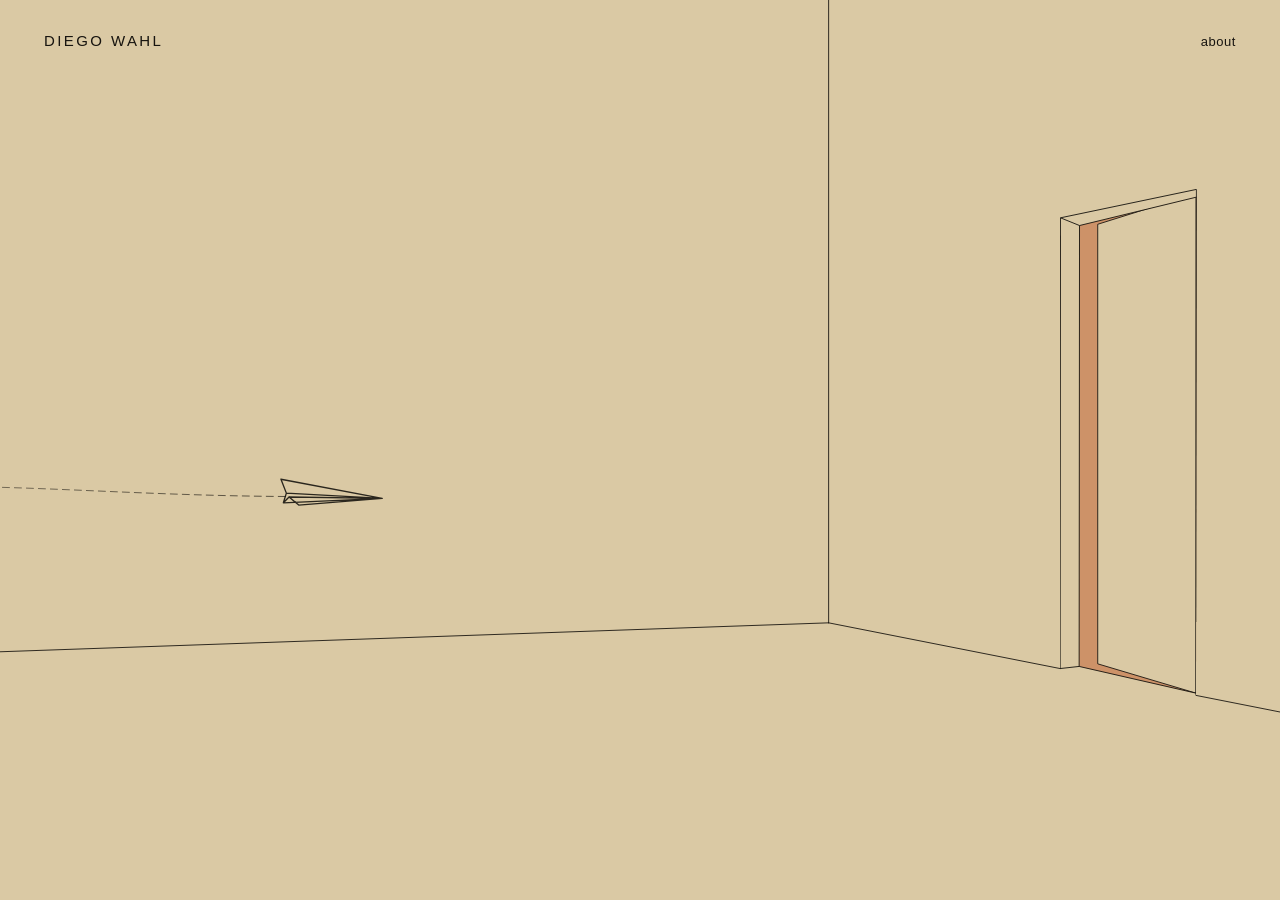
<file: index.html>
<!doctype html>
<html lang="en">
  <head>
    <meta charset="utf-8" />
    <meta name="viewport" content="width=device-width, initial-scale=1" />
    <meta name="theme-color" content="#dac9a4" />
    <title>Diego Wahl</title>
    <meta
      name="description"
      content="Diego Wahl — design portfolio."
    />
    <link rel="stylesheet" href="styles.css?v=5" />
  </head>
  <body>
    <main>
      <h1>Diego Wahl</h1>

      <header class="masthead">
        <span class="wordmark" aria-hidden="true">Diego Wahl</span>
        <a href="#about">about</a>
      </header>

      <div class="room" aria-hidden="true">
        <!--
          Drawn before the door art so the frame's ink stays on top of the
          opening it bounds. The panel swings behind the wall as it opens, so
          it is clipped to the opening rather than hidden by hand.
        -->
        <svg class="room__doorway">
          <defs>
            <clipPath id="doorway-clip"><path data-door="clip" /></clipPath>
          </defs>
          <path class="doorway__beyond" data-door="hole" />
          <path class="doorway__panel" data-door="panel" clip-path="url(#doorway-clip)" />
        </svg>
        <img class="room__door" src="door.svg?v=5" alt="" />
        <svg class="room__seams" preserveAspectRatio="none">
          <path data-seam="wallCorner" />
          <path data-seam="leftFloor" />
          <path data-seam="floorToDoor" />
          <path data-seam="floorPastDoor" />
        </svg>
      </div>

      <svg class="room__door-hit">
        <a href="#about" aria-label="About Diego — open the door">
          <path data-door="hit" />
        </a>
      </svg>

      <!--
        Two layers. flight.js clears its whole canvas every frame, so the robot
        cannot share it. The robot is drawn first, which puts the plane in
        front of him - it is crossing the room, he is standing at the back of
        it.
      -->
      <canvas class="stage stage--robot" aria-hidden="true"></canvas>
      <canvas class="stage stage--plane" aria-hidden="true"></canvas>

      <!--
        The copy he holds up. Real DOM text, not canvas: about.js maps this box
        onto the drawn sheet's four projected corners every frame with a
        matrix3d homography, so it sits in the room's perspective while staying
        selectable, searchable and readable by a screen reader. Sized in px from
        JS to the sheet's true resting size, with everything inside in `em`.
      -->
      <div class="sheet">
        <div class="sheet__inner">
          <button class="sheet__close" type="button" aria-label="Close">&#215;</button>
          <div class="sheet__copy" tabindex="0" role="region" aria-label="About Diego">
          <p class="sheet__label">About</p>
          <p>Howdy, I&rsquo;m Diego, a senior software engineer working across the stack.</p>
          <p>I work across a pretty wide spread of apps and services, building
            features, connecting systems, and figuring out how changes fit into
            the code that&rsquo;s already there.</p>
          <p>These days, a lot of my work involves wrangling LLMs, about which I
            have some thoughts.</p>
          <p class="sheet__sign"><a href="mailto:diegowahl@gmail.com">diegowahl@gmail.com</a></p>
          </div>
        </div>
      </div>

      <button class="hurry" type="button">speed up</button>
    </main>

    <!-- First: it writes the colour custom properties the stylesheet and the
         canvas layers both read. -->
    <script type="module" src="palette.js?v=5"></script>
    <script type="module" src="room.js?v=5"></script>
    <script type="module" src="flight.js?v=5"></script>
    <script type="module" src="about.js?v=5"></script>
  </body>
</html>
</file>
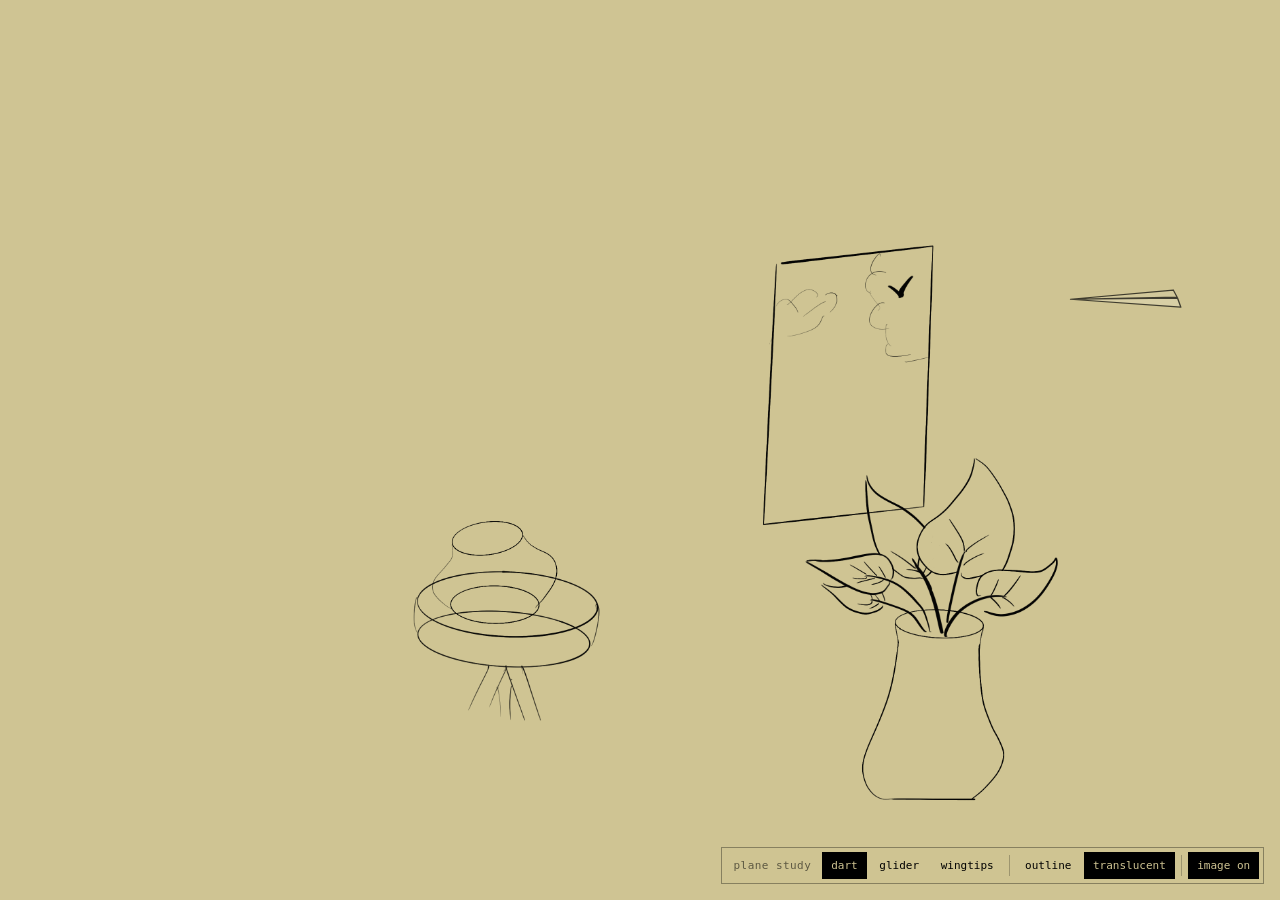
<file: experiments/paper-plane/index.html>
<!doctype html>
<html lang="en">
  <head>
    <meta charset="utf-8" />
    <meta name="viewport" content="width=device-width, initial-scale=1" />
    <meta name="theme-color" content="#cfc493" />
    <title>Paper airplane study</title>
    <link rel="stylesheet" href="styles.css?v=7" />
  </head>
  <body>
    <main>
      <h1>Paper airplane study</h1>
      <img class="scene scene--room" src="../../test.png" alt="" />
      <img
        class="scene scene--vase"
        src="../../vase-w-flower-1.png"
        alt=""
      />
      <canvas aria-hidden="true"></canvas>

      <nav aria-label="Paper airplane treatment">
        <span>plane study</span>
        <div role="group" aria-label="Plane shape">
          <button type="button" data-shape="dart">dart</button>
          <button type="button" data-shape="glider">glider</button>
          <button type="button" data-shape="wingtips">wingtips</button>
        </div>
        <i aria-hidden="true"></i>
        <div role="group" aria-label="Plane treatment">
          <button type="button" data-variant="outline">outline</button>
          <button type="button" data-variant="translucent">translucent</button>
        </div>
        <i aria-hidden="true"></i>
        <div role="group" aria-label="Background image">
          <button type="button" data-image-toggle>image on</button>
        </div>
      </nav>
    </main>

    <script type="module" src="plane.js?v=4"></script>
  </body>
</html>
</file>
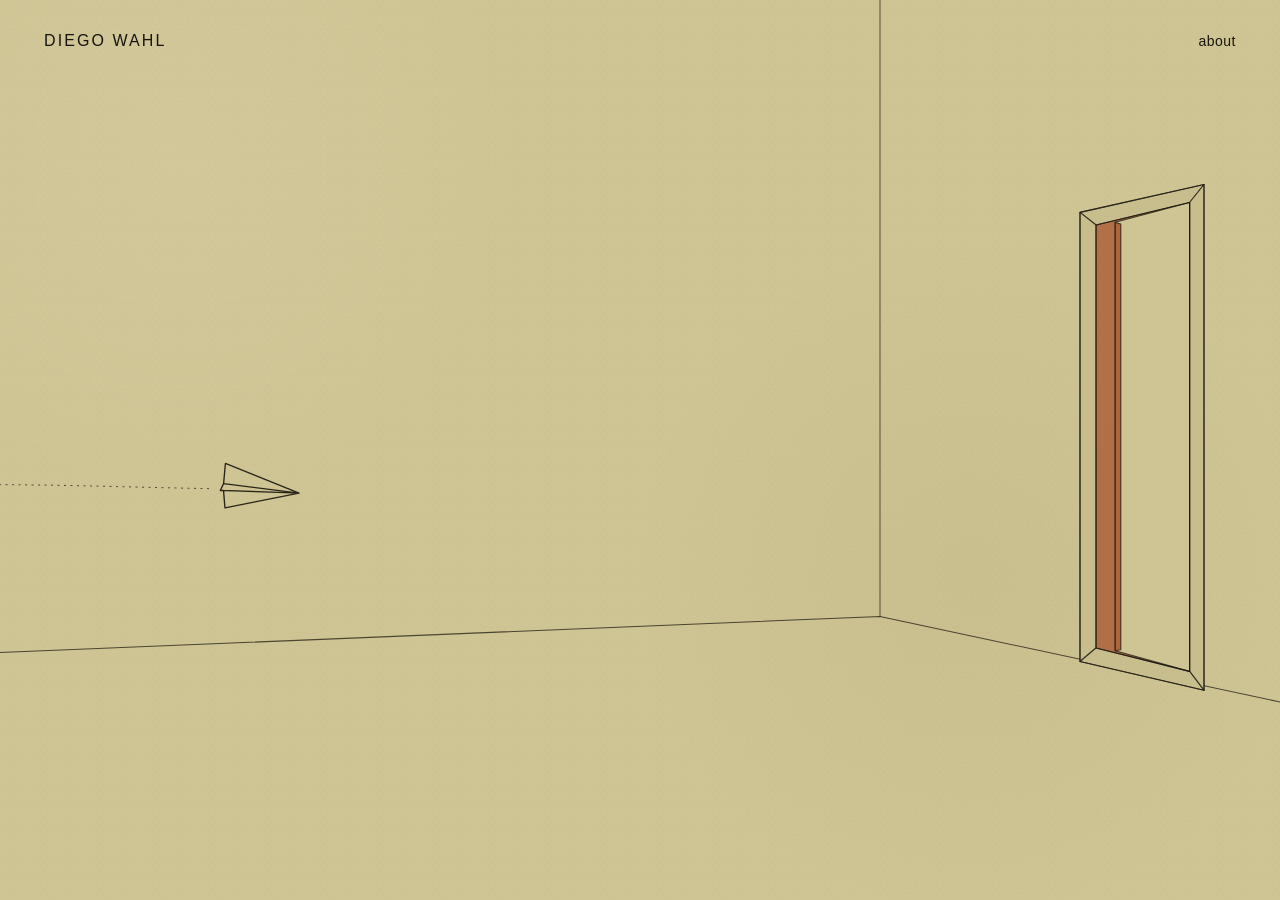
<file: experiments/room-flight/index.html>
<!doctype html>
<html lang="en">
  <head>
    <meta charset="utf-8" />
    <meta name="viewport" content="width=device-width, initial-scale=1" />
    <meta name="theme-color" content="#cfc493" />
    <title>Room flight study — Diego Wahl</title>
    <link rel="stylesheet" href="styles.css?v=3" />
  </head>
  <body>
    <main>
      <h1>Diego Wahl</h1>

      <header class="masthead">
        <span class="wordmark" aria-hidden="true">Diego Wahl</span>
        <a href="#about">about</a>
      </header>

      <div class="architecture" aria-hidden="true">
        <svg viewBox="0 0 1600 1000" preserveAspectRatio="none">
          <g class="room room--wide">
            <g class="room__seams">
              <path d="M1100 0 L1100 685" />
              <path d="M0 725 L1100 685 L1600 780" />
            </g>

            <g class="door">
              <path
                class="door__opening"
                d="M1370 250 L1487 225 L1487 746 L1370 720 Z"
              />

              <path
                class="door__frame-face"
                d="M1350 236 L1505 205 L1487 225 L1370 250 Z"
              />
              <path
                class="door__frame-face"
                d="M1350 236 L1370 250 L1370 720 L1350 735 Z"
              />
              <path
                class="door__frame-face"
                d="M1487 225 L1505 205 L1505 767 L1487 746 Z"
              />
              <path
                class="door__frame-face"
                d="M1350 735 L1370 720 L1487 746 L1505 767 Z"
              />

              <path
                class="door__leaf"
                d="M1394 247 L1487 225 L1487 746 L1394 723 Z"
              />
              <path
                class="door__edge"
                d="M1394 247 L1401 249 L1401 722 L1394 723 Z"
              />

              <path
                class="door__outline"
                d="M1350 236 L1505 205 L1505 767 L1350 735 Z"
              />
              <path
                class="door__outline"
                d="M1370 250 L1487 225 L1487 746 L1370 720 Z"
              />
            </g>
          </g>

          <g class="room room--compact">
            <g class="room__seams">
              <path d="M980 0 L980 680" />
              <path d="M0 725 L980 680 L1600 780" />
            </g>

            <g class="door">
              <path
                class="door__opening"
                d="M1215 245 L1460 226 L1460 742 L1215 709 Z"
              />

              <path
                class="door__frame-face"
                d="M1170 220 L1500 205 L1460 226 L1215 245 Z"
              />
              <path
                class="door__frame-face"
                d="M1170 220 L1215 245 L1215 709 L1170 730 Z"
              />
              <path
                class="door__frame-face"
                d="M1460 226 L1500 205 L1500 760 L1460 742 Z"
              />
              <path
                class="door__frame-face"
                d="M1170 730 L1215 709 L1460 742 L1500 760 Z"
              />

              <path
                class="door__leaf"
                d="M1270 243 L1460 226 L1460 742 L1270 711 Z"
              />
              <path
                class="door__edge"
                d="M1270 243 L1284 246 L1284 712 L1270 711 Z"
              />

              <path
                class="door__outline"
                d="M1170 220 L1500 205 L1500 760 L1170 730 Z"
              />
              <path
                class="door__outline"
                d="M1215 245 L1460 226 L1460 742 L1215 709 Z"
              />
            </g>
          </g>
        </svg>
      </div>

      <canvas aria-hidden="true"></canvas>
      <div id="about" class="about-target" aria-hidden="true"></div>
    </main>

    <script type="module" src="flight.js?v=2"></script>
  </body>
</html>
</file>
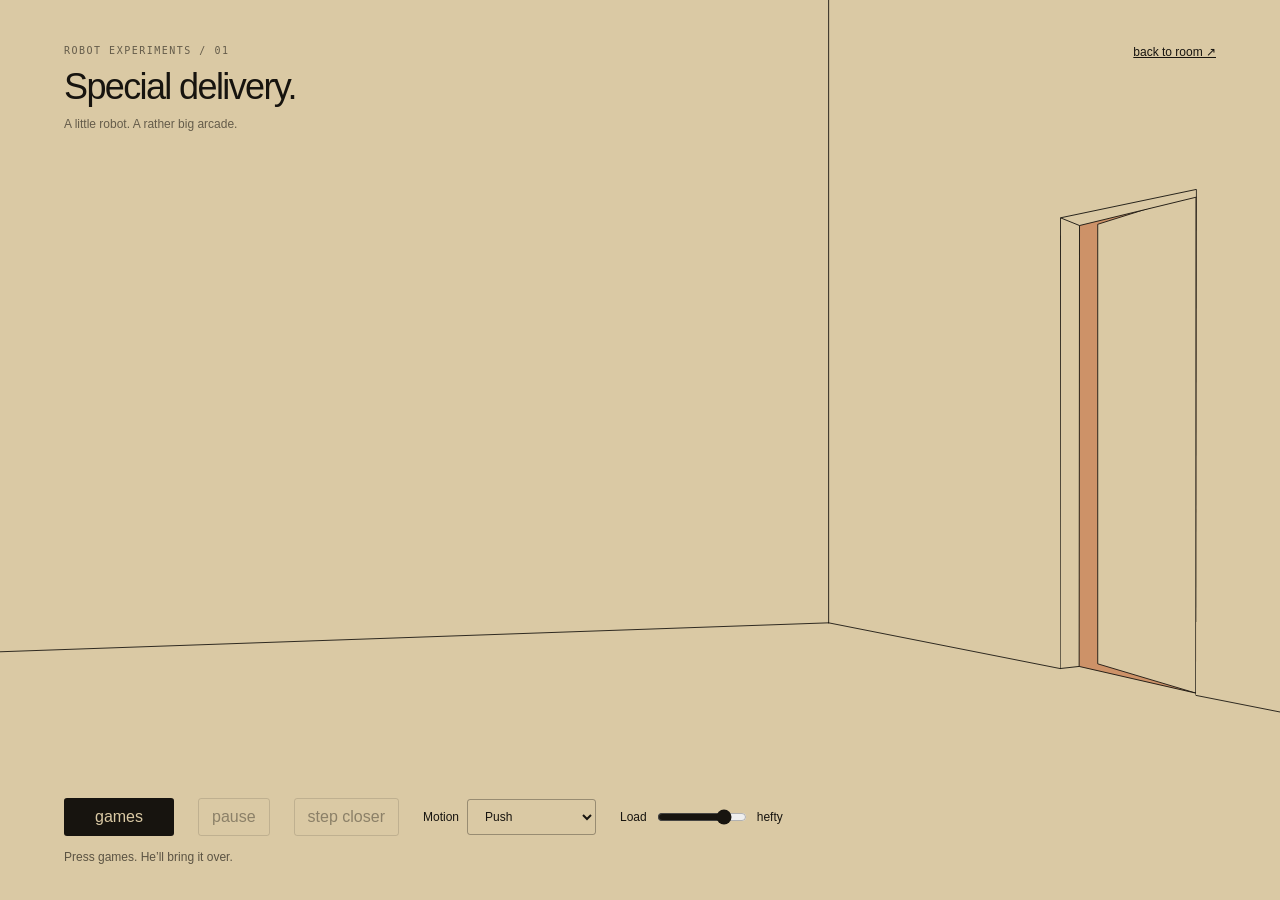
<file: experiments/tools/cart-study.html>
<!doctype html>
<html lang="en">
<head>
  <meta charset="utf-8">
  <meta name="viewport" content="width=device-width, initial-scale=1">
  <title>Special delivery · Robot study</title>
  <link rel="stylesheet" href="../../styles.css?v=2">
  <style>
    .study-head, .controls { position: fixed; z-index: 5; left: 5vw; right: 5vw; }
    .study-head { top: 5vh; display: flex; justify-content: space-between; align-items: start; }
    .study-head p { margin: 0 0 .6rem; }
    .eyebrow { font: 10px monospace; letter-spacing: .15em; text-transform: uppercase; opacity: .6; }
    .title { font-size: clamp(22px, 3vw, 36px); letter-spacing: -.045em; }
    .study-head a { color: inherit; font-size: 12px; }
    .controls { bottom: 4vh; display: flex; flex-wrap: wrap; align-items: center; gap: 14px 24px; }
    button, select { color: inherit; font: inherit; background: transparent; border: 1px solid #17140f55; border-radius: 3px; padding: 9px 13px; }
    button { cursor: pointer; }
    button:hover { background: #17140f0d; }
    button:focus-visible, select:focus-visible, input:focus-visible { outline: 2px solid var(--ink); outline-offset: 4px; }
    label { display: flex; align-items: center; gap: 8px; font-size: 12px; }
    input { width: 90px; accent-color: var(--ink); }
    #status { flex-basis: 100%; margin: 0; font-size: 12px; opacity: .65; }
    #deliver { background: var(--ink); color: var(--paper); min-width: 110px; }
    button:disabled { opacity: .4; cursor: default; }
    .room { transform-origin: 0 0; }
    [hidden] { display: none !important; }
    .viewing .study-head .title, .viewing .study-head .subtitle { visibility: hidden; }
    .viewing .controls { background: var(--paper); padding: 14px; border: 1px solid #17140f33; border-radius: 4px; }
    @media (max-width: 500px) { .controls { gap: 12px; } label { font-size: 11px; } select { padding: 8px; } }
  </style>
</head>
<body>
  <main>
    <h1>Robot cart experiment</h1>
    <div class="room" aria-hidden="true">
      <svg class="room__doorway"><defs><clipPath id="doorway-clip"><path data-door="clip" /></clipPath></defs><path class="doorway__beyond" data-door="hole" /><path class="doorway__panel" data-door="panel" clip-path="url(#doorway-clip)" /></svg>
      <img class="room__door" src="../../door.svg?v=2" alt="">
      <svg class="room__seams"><path data-seam="wallCorner" /><path data-seam="leftFloor" /><path data-seam="floorToDoor" /><path data-seam="floorPastDoor" /></svg>
    </div>
    <canvas class="stage stage--robot" aria-hidden="true"></canvas>
    <header class="study-head"><div><p class="eyebrow">Robot experiments / 01</p><p class="title">Special delivery.</p><p class="subtitle" style="font-size:12px;opacity:.6">A little robot. A rather big arcade.</p></div><a href="../../">back to room ↗</a></header>
    <div class="controls">
      <button id="deliver" type="button">games</button>
      <button id="pause" type="button" disabled>pause</button>
      <button id="approach" type="button" disabled aria-pressed="false">step closer</button>
      <label id="framing-control" hidden>Framing <input id="framing" type="range" min="0" max="1" step=".01" value=".85" aria-label="Camera framing: cabinet to screen"><output id="framing-name">bezel</output></label>
      <label>Motion <select id="mode"><option value="push">Push</option><option value="pull">Pull backwards</option></select></label>
      <label>Load <input id="load" type="range" min="0" max="1" step=".1" value=".8"><output id="weight">hefty</output></label>
      <p id="status" role="status">Press games. He’ll bring it over.</p>
    </div>
  </main>
  <script type="module" src="cart-study.js"></script>
</body>
</html>
</file>
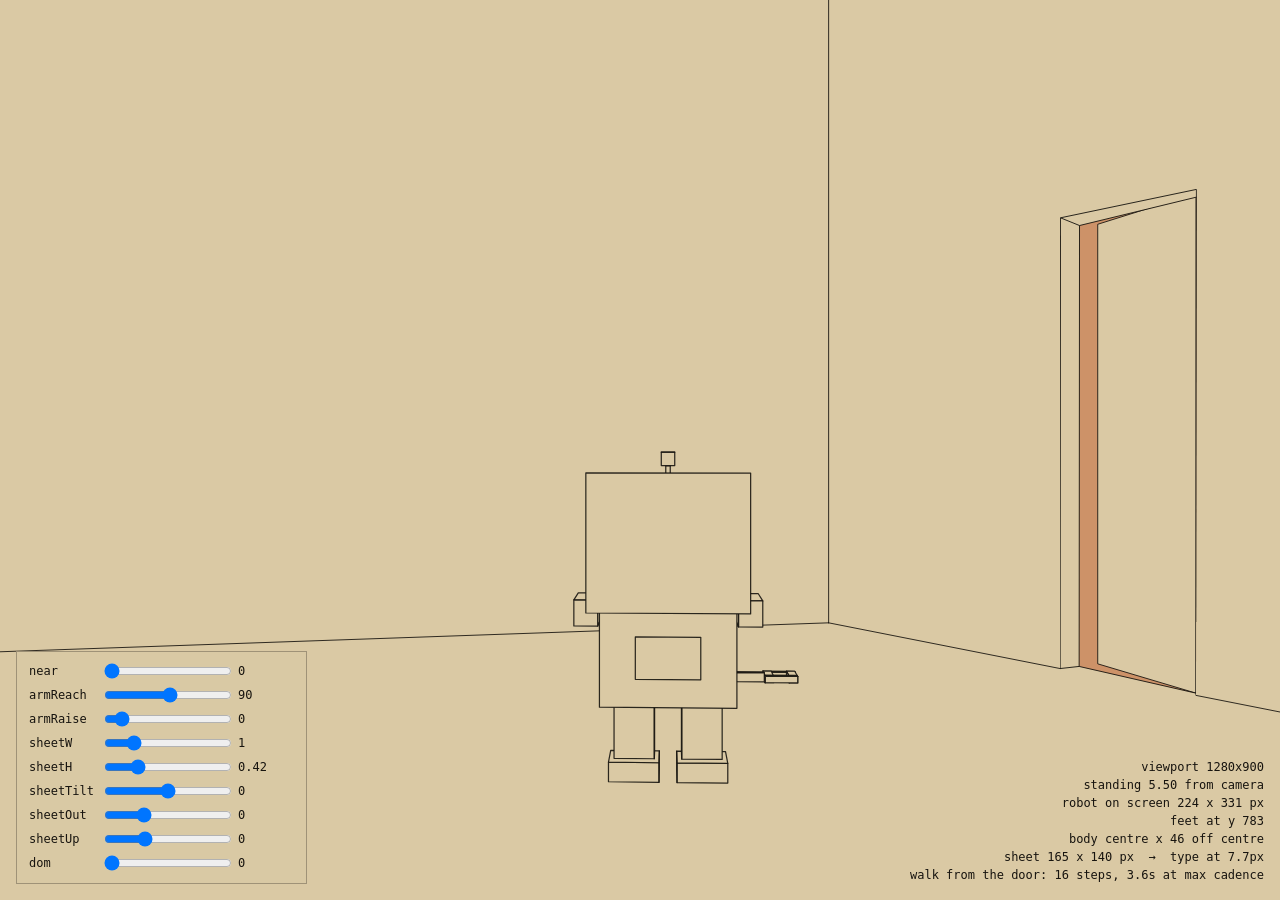
<file: experiments/tools/paper-probe.html>
<!doctype html>
<html lang="en">
  <head>
    <meta charset="utf-8" />
    <meta name="viewport" content="width=device-width, initial-scale=1" />
    <title>Paper probe</title>
    <link rel="stylesheet" href="../../styles.css?v=5" />
    <style>
      .probe {
        position: fixed;
        z-index: 5;
        left: 1rem;
        bottom: 1rem;
        font: 12px/1.5 ui-monospace, monospace;
        background: rgb(218 201 164 / 92%);
        border: 1px solid rgb(23 20 15 / 30%);
        padding: 0.6rem 0.75rem;
        display: grid;
        gap: 0.25rem 0.5rem;
        grid-template-columns: auto 8rem 3.5rem;
        align-items: center;
      }
      .probe input[type="range"] { width: 8rem; }
      .readout { position: fixed; z-index: 5; right: 1rem; bottom: 1rem;
        font: 12px/1.5 ui-monospace, monospace; white-space: pre; text-align: right; }
      /* Candidate DOM panel, drawn from the sheet's real projected corners. */
      .sheet-dom {
        position: fixed; z-index: 4; top: 0; left: 0;
        transform-origin: 0 0;
        width: 100px; height: 100px; /* unit box; matrix3d does the rest */
        pointer-events: none;
        display: none;
      }
      .sheet-dom.on { display: block; }
      .sheet-dom__inner {
        width: 100%; height: 100%;
        padding: 16px 18px;
        font: 11px/1.5 "Helvetica Neue", Helvetica, Arial, sans-serif;
        color: var(--ink);
        outline: 1px solid rgb(23 20 15 / 35%);
      }
    </style>
  </head>
  <body>
    <main>
      <div class="room" aria-hidden="true">
        <svg class="room__doorway">
          <defs><clipPath id="doorway-clip"><path data-door="clip" /></clipPath></defs>
          <path class="doorway__beyond" data-door="hole" />
          <path class="doorway__panel" data-door="panel" clip-path="url(#doorway-clip)" />
        </svg>
        <img class="room__door" src="../../door.svg?v=5" alt="" />
        <svg class="room__seams" preserveAspectRatio="none">
          <path data-seam="wallCorner" /><path data-seam="leftFloor" />
          <path data-seam="floorToDoor" /><path data-seam="floorPastDoor" />
        </svg>
      </div>
      <canvas class="stage stage--robot" aria-hidden="true"></canvas>
      <div class="sheet-dom"><div class="sheet-dom__inner" id="dom-copy"></div></div>
    </main>

    <div class="probe" id="probe"></div>
    <div class="readout" id="readout"></div>

    <script type="module">
      import { getScene, setDoorAngle } from "../../room.js?v=5";
      import { DOOR_PANEL } from "../../door.js?v=5";
      import { mockupToScreen } from "../../camera.js?v=5";
      import { buildRobot, placeRobot, drawRobot, robotDefaults, robotPresets, robotScale } from "../../robot.js?v=5";
      import { planRoute, routeCycles, headingToCamera, buildRoute, doorRoute, stepLength, START_PHASE, CADENCE_LIMITS } from "../../walk.js?v=5";
      import { CAMERA_IN_ROOM } from "../../camera.js?v=5";

      const canvas = document.querySelector(".stage--robot");
      const ctx = canvas.getContext("2d");
      const domSheet = document.querySelector(".sheet-dom");
      const domCopy = document.getElementById("dom-copy");

      const base = { ...robotDefaults, ...robotPresets["D mild"] };

      const controls = {
        near:     { min: 1.2, max: 7.0, step: 0.05, value: 0 },  // 0 = whatever planRoute lands on
        armReach: { min: -30, max: 200, step: 1, value: 90 },
        armRaise: { min: -20, max: 200, step: 1, value: 0 },
        sheetW:   { min: 0.5, max: 3.0, step: 0.01, value: 1.0 },   // 1 = hand to hand
        sheetH:   { min: 0.1, max: 1.5, step: 0.01, value: 0.42 },  // local units, up from the grip
        sheetTilt:{ min: -60, max: 60, step: 1, value: 0 },          // lean back from vertical
        sheetOut: { min: -0.2, max: 0.5, step: 0.01, value: 0 },     // extra x toward camera
        sheetUp:  { min: -0.5, max: 1.2, step: 0.01, value: 0 },     // extra y
        dom:      { min: 0, max: 1, step: 1, value: 0 },
      };

      /* `?armSwing=-90&sheetOut=0.3` — every control is settable, so headless
         screenshots can sample poses without a live browser session. */
      const query = new URLSearchParams(location.search);
      for (const [name, c] of Object.entries(controls)) {
        const given = Number(query.get(name));
        if (query.has(name) && Number.isFinite(given)) c.value = given;
      }

      const probe = document.getElementById("probe");
      for (const [name, c] of Object.entries(controls)) {
        const label = document.createElement("label"); label.textContent = name;
        const input = document.createElement("input");
        Object.assign(input, { type: "range", min: c.min, max: c.max, step: c.step, value: c.value });
        const out = document.createElement("span"); out.textContent = c.value;
        input.addEventListener("input", () => { c.value = Number(input.value); out.textContent = input.value; render(); });
        probe.append(label, input, out);
      }

      function resize() {
        const dpr = Math.min(devicePixelRatio || 1, 2);
        canvas.width = Math.round(innerWidth * dpr);
        canvas.height = Math.round(innerHeight * dpr);
        ctx.setTransform(dpr, 0, 0, dpr, 0, 0);
      }

      /* A thin sheet between the two hands, in the robot's own frame. */
      function sheetQuads(robot) {
        const p = robot.params;
        const arms = ["arm.left", "arm.right"].map((n) => robot.parts.find((q) => q.name === n));
        const shoulderY = robot.shoulderLine - p.shoulderDrop + robot.lift;
        // Distal end of each arm: the four corners farthest from the shoulder.
        const hand = (part) => {
          const seen = new Map();
          for (const pt of part.quads.flatMap((q) => q.points)) {
            seen.set([pt.x, pt.y, pt.z].map((n) => n.toFixed(6)).join(","), pt);
          }
          const pts = [...seen.values()];
          const d = (pt) => (pt.x) ** 2 + (pt.y - shoulderY) ** 2 + (pt.z) ** 2;
          const far = pts.sort((a, b) => d(b) - d(a)).slice(0, 4);
          return far.reduce((a, q) => ({ x: a.x + q.x / 4, y: a.y + q.y / 4, z: a.z + q.z / 4 }), { x: 0, y: 0, z: 0 });
        };
        const [L, R] = arms.map(hand);

        /* The sheet is *gripped*: its bottom corners are the hands, wherever
         * the shoulders have put them. That makes the pose answer the real
         * question — how big a sheet can he actually hold — instead of letting
         * a free-floating rectangle promise a size his arms cannot reach.
         *
         * `sheetW` then only widens it beyond the grip (paper overhangs a
         * hand), and `sheetUp` / `sheetOut` nudge the whole thing off the
         * hands for comparison. */
        const grip = controls.sheetW.value; // 1 = exactly hand to hand
        const spanZ = ((L.z - R.z) / 2) * grip;
        const midZ = (L.z + R.z) / 2;
        const baseX = (L.x + R.x) / 2 + controls.sheetOut.value;
        const baseY = (L.y + R.y) / 2 + controls.sheetUp.value;

        const t = (controls.sheetTilt.value * Math.PI) / 180;
        const up = { x: -Math.sin(t), y: Math.cos(t), z: 0 };
        const nx = { x: Math.cos(t), y: Math.sin(t), z: 0 };
        const H = controls.sheetH.value;
        const c = (su, sv) => ({
          x: baseX + up.x * H * sv,
          y: baseY + up.y * H * sv,
          z: midZ + su * spanZ,
        });
        // sv 0 is the gripped bottom edge, 1 the top.
        const corners = [c(1, 1), c(-1, 1), c(-1, 0), c(1, 0)]; // TL TR BR BL, as seen
        return {
          corners,
          quads: [
            { normal: nx, points: corners, detail: [] },
            { normal: { x: -nx.x, y: -nx.y, z: -nx.z }, points: [...corners].reverse(), detail: [] },
          ],
        };
      }

      /* Where the robot stands, as a floor distance from the camera.
       *
       * `reach` cannot express this. It slides the destination along one fixed
       * diagonal, so pushing it up to make him bigger also slides him sideways
       * — past the camera's own z at about 1.35 — and `planRoute` then bisects
       * it back to centre, undoing the size. Distance and screen position are
       * two degrees of freedom and reach is one. So: aim straight down the
       * camera's own view direction, where the two are independent by
       * construction, and let `near` be the distance along it.
       */
      const AHEAD = (() => {
        const d = Math.hypot(CAMERA_IN_ROOM.x, CAMERA_IN_ROOM.z);
        return { x: -CAMERA_IN_ROOM.x / d, z: -CAMERA_IN_ROOM.z / d };
      })();
      const standingAt = (distance) => ({
        x: CAMERA_IN_ROOM.x + AHEAD.x * distance,
        z: CAMERA_IN_ROOM.z + AHEAD.z * distance,
      });

      /* Straight down the camera axis lands on the mockup's principal point,
       * which `mockupToScreen` does not put at the middle of the window. So
       * slide along the axis's perpendicular until the silhouette centres —
       * distance and screen position are independent here, which is the whole
       * reason for aiming this way rather than through `reach`. */
      const SIDE = { x: -AHEAD.z, z: AHEAD.x };
      function centredAt(distance, robot, scene) {
        const base = standingAt(distance);
        const toScreen = mockupToScreen(scene);
        const midX = (offset) => {
          const at = { x: base.x + SIDE.x * offset, z: base.z + SIDE.z * offset };
          let low = Infinity, high = -Infinity;
          for (const solid of placeRobot(robot, { ...at, facing: headingToCamera(at), travel: 0 })) {
            for (const q of solid.quads) for (const v of q.points) {
              const x = toScreen(projectCameraSpace(toCameraSpace(v))).x;
              low = Math.min(low, x); high = Math.max(high, x);
            }
          }
          return (low + high) / 2;
        };
        let lo = -3, hi = 3;
        for (let i = 0; i < 30; i += 1) {
          const mid = (lo + hi) / 2;
          if (midX(mid) < innerWidth / 2) lo = mid; else hi = mid;
        }
        const offset = (lo + hi) / 2;
        return { x: base.x + SIDE.x * offset, z: base.z + SIDE.z * offset };
      }

      /* What it costs to walk there: the same cubic shape as `doorRoute`, but
       * aimed at an arbitrary destination instead of sliding along its one
       * diagonal. Length is what decides the duration, so this is the number
       * that says whether coming close is affordable. */
      function walkCost(to, robot) {
        const spec = doorRoute(1);
        const heading = Math.atan2(to.z - CAMERA_IN_ROOM.z, to.x - CAMERA_IN_ROOM.x);
        const handle = Math.hypot(to.x - spec.from.x, to.z - spec.from.z) * 0.45;
        const route = buildRoute({
          ...spec,
          control1: { x: spec.from.x, z: Math.max(0.5, handle) },
          control2: { x: to.x + handle * Math.cos(heading), z: to.z + handle * Math.sin(heading) },
          to,
        });
        const steps = Math.round(route.length / stepLength(robot));
        return { steps, seconds: steps / CADENCE_LIMITS.max };
      }

      let plan = null;
      function render() {
        const scene = getScene(); if (!scene) return;
        if (!plan) plan = planRoute(buildRobot(base), scene, innerWidth / 2, { entrySteps: 3.4 });
        const params = { ...base, armReach: controls.armReach.value, armRaise: controls.armRaise.value };
        const finish = routeCycles(buildRobot(base), plan.route);
        const robot = buildRobot({ ...params, phase: START_PHASE, rockAngle: 0 });

        const here = controls.near.value > 0
          ? centredAt(controls.near.value, buildRobot({ ...base, phase: START_PHASE }), scene)
          : plan.route.spec.to;
        const pose = { x: here.x, z: here.z, facing: headingToCamera(here), travel: 0 };

        const sheet = sheetQuads(robot);
        robot.parts.push({ name: "sheet", quads: sheet.quads });

        ctx.clearRect(0, 0, innerWidth, innerHeight);
        const solids = placeRobot(robot, pose);
        const toScreen = mockupToScreen(scene);
        drawRobot(ctx, solids, toScreen, { weight: Math.max(1, scene.scale * 1.35) });

        // Project the sheet's corners for the DOM overlay + readout.
        const placed = solids.find((s) => s.name === "sheet");
        const screenPts = projectCorners(placed.quads[0].points, toScreen);
        const w = Math.hypot(screenPts[1].x - screenPts[0].x, screenPts[1].y - screenPts[0].y);
        const h = Math.hypot(screenPts[3].x - screenPts[0].x, screenPts[3].y - screenPts[0].y);

        domSheet.classList.toggle("on", controls.dom.value === 1);
        if (controls.dom.value === 1) applyHomography(domSheet, screenPts, w / h);

        /* The robot's own ink, so "how big is he" is measured, not guessed. */
        const body = solids.filter((q) => q.name !== "sheet").flatMap((q) => q.quads).flatMap((q) => q.points).map((v) => toScreen(projectCameraSpace(toCameraSpace(v))));
        const bx = [Math.min(...body.map((q) => q.x)), Math.max(...body.map((q) => q.x))];
        const by = [Math.min(...body.map((q) => q.y)), Math.max(...body.map((q) => q.y))];
        const distance = Math.hypot(here.x - CAMERA_IN_ROOM.x, here.z - CAMERA_IN_ROOM.z);

        document.getElementById("readout").textContent =
          `viewport ${innerWidth}x${innerHeight}\n` +
          `standing ${distance.toFixed(2)} from camera\n` +
          `robot on screen ${(bx[1] - bx[0]).toFixed(0)} x ${(by[1] - by[0]).toFixed(0)} px\n` +
          `feet at y ${by[1].toFixed(0)}${by[1] > innerHeight ? "  (off the bottom)" : ""}\n` +
          `body centre x ${(((bx[0] + bx[1]) / 2) - innerWidth / 2).toFixed(0)} off centre\n` +
          `sheet ${w.toFixed(0)} x ${h.toFixed(0)} px  →  type at ${(11 * h / 200).toFixed(1)}px\n` +
          (() => { const c = walkCost(here, buildRobot(base)); return `walk from the door: ${c.steps} steps, ${c.seconds.toFixed(1)}s at max cadence`; })();
      }

      /* Nearest camera-space z, the same quantity `order()` falls back on. */
      const camZ = (solid) =>
        Math.min(...solid.quads.flatMap((q) => q.points.map((p) => toCameraSpace(p).z)));

      /* placeRobot gives room-space points; reuse camera.js through drawRobot's
       * own path by re-projecting here with the same helpers. */
      import { toCameraSpace, projectCameraSpace } from "../../camera.js?v=5";
      const projectCorners = (pts, toScreen) =>
        pts.map((p) => toScreen(projectCameraSpace(toCameraSpace(p))));

      /* Four-point homography → matrix3d, mapping the 100x100 unit box onto the
       * sheet's projected quad. Standard DLT for a projective square map. */
      function applyHomography(el, [tl, tr, br, bl], aspect = 1) {
        const S = 200;
        const W = S * aspect;
        el.style.width = `${W}px`;
        el.style.height = `${S}px`;
        const src = [[0, 0], [W, 0], [W, S], [0, S]];
        const dst = [[tl.x, tl.y], [tr.x, tr.y], [br.x, br.y], [bl.x, bl.y]];
        const A = [], b = [];
        for (let i = 0; i < 4; i++) {
          const [x, y] = src[i], [u, v] = dst[i];
          A.push([x, y, 1, 0, 0, 0, -u * x, -u * y]); b.push(u);
          A.push([0, 0, 0, x, y, 1, -v * x, -v * y]); b.push(v);
        }
        const h = solve(A, b);
        if (!h) return;
        const [a, c, e, d, f, g, i, j] = h;
        el.style.transform =
          `matrix3d(${a},${d},0,${i}, ${c},${f},0,${j}, 0,0,1,0, ${e},${g},0,1)`;
      }
      function solve(A, b) {
        const n = b.length, M = A.map((row, r) => [...row, b[r]]);
        for (let col = 0; col < 8; col++) {
          let piv = col;
          for (let r = col + 1; r < n; r++) if (Math.abs(M[r][col]) > Math.abs(M[piv][col])) piv = r;
          if (Math.abs(M[piv][col]) < 1e-12) return null;
          [M[col], M[piv]] = [M[piv], M[col]];
          for (let r = 0; r < n; r++) {
            if (r === col) continue;
            const k = M[r][col] / M[col][col];
            for (let c2 = col; c2 <= 8; c2++) M[r][c2] -= k * M[col][c2];
          }
        }
        return M.slice(0, 8).map((row, r) => row[8] / row[r]);
      }

      domCopy.textContent =
        "Diego Wahl is a designer working on interfaces, systems and the odd " +
        "paper aeroplane. Previously at somewhere, before that somewhere else. " +
        "Currently taking on selected work.  hello@example.com";

      /* `?ui=0` hides the sliders and the readout, for a clean frame. */
      if (query.get("ui") === "0") {
        probe.style.display = "none";
        document.getElementById("readout").style.display = "none";
      }

      addEventListener("room:layout", () => { resize(); plan = null; render(); });
      resize();
      setDoorAngle(DOOR_PANEL.rest);
      render();
    </script>
    <script type="module" src="../../room.js?v=5"></script>
  </body>
</html>
</file>
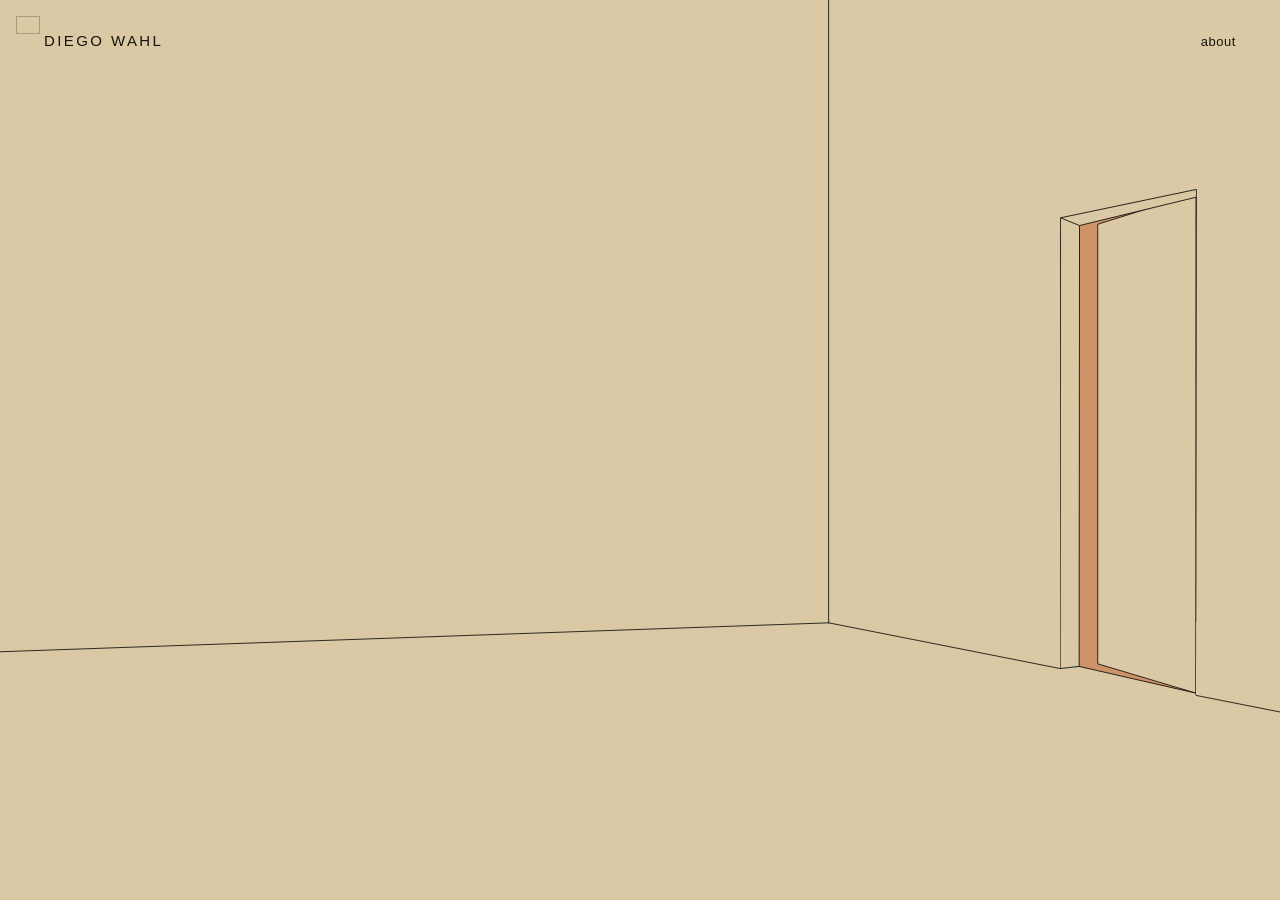
<file: experiments/tools/paper-sequence.html>
<!doctype html>
<html lang="en">
  <head>
    <meta charset="utf-8" />
    <meta name="viewport" content="width=device-width, initial-scale=1" />
    <title>Paper sequence</title>
    <link rel="stylesheet" href="../../styles.css?v=5" />
    <style>
      .hud {
        position: fixed; z-index: 6; left: 1rem; top: 1rem;
        font: 12px/1.6 ui-monospace, monospace; white-space: pre;
        background: rgb(218 201 164 / 90%); padding: 0.5rem 0.7rem;
        border: 1px solid rgb(23 20 15 / 25%);
      }
      .clock { font-size: 22px; font-weight: 600; letter-spacing: 0.02em; }
      .hint { position: fixed; z-index: 6; left: 1rem; bottom: 1rem;
        font: 11px/1.6 ui-monospace, monospace; opacity: 0.6; white-space: pre; }
      .sheet-dom {
        position: fixed; z-index: 4; top: 0; left: 0;
        transform-origin: 0 0; pointer-events: none; display: none;
        /* Set from JS to the box's real on-screen height, so the copy is laid
           out at the size it is read at. Everything inside is in `em`. */
        font-size: 11px;
      }
      .sheet-dom.on { display: block; }
      /* The copy is the one thing a click must not dismiss — it is selectable
         text, which is the whole reason it is DOM and not canvas. */
      .sheet-dom.grabbable { pointer-events: auto; }

      /* The close control lives *on* the paper, so it tilts and rides with it
         under the same homography as the copy. A × floating square to the
         screen would be a second, unrelated modal chrome; on the sheet it
         reads as belonging to the thing it closes. It scales in `em` off the
         sheet's own font size, so it tracks the viewport the way the type
         does. */
      .sheet-dom__close {
        position: absolute; top: 2.4em; right: 2.6em;
        width: 1.9em; height: 1.9em;
        display: grid; place-items: center;
        border: 0; padding: 0; background: none;
        color: var(--ink); cursor: pointer;
        font: 1.15em/1 ui-monospace, monospace;
        opacity: 0.4; transition: opacity 0.2s ease;
      }
      .sheet-dom__close:hover, .sheet-dom__close:focus-visible { opacity: 0.9; }

      /* Only ever offered on a second visit, and only while he is still on his
         way in. A first-time viewer is watching the thing the page is for; a
         returning one has seen it and is here for the copy. */
      .hurry {
        position: fixed; z-index: 6;
        inset: auto max(2.75rem, env(safe-area-inset-right))
          max(2rem, env(safe-area-inset-bottom)) auto;
        border: 0; padding: 0; background: none;
        color: inherit; cursor: pointer;
        font: 0.8125rem/1 inherit; letter-spacing: 0.04em;
        text-decoration: underline; text-underline-offset: 0.3em;
        display: none; opacity: 0; transition: opacity 0.4s ease;
      }
      .hurry.on { display: block; opacity: 0.5; }
      .hurry:hover, .hurry:focus-visible { opacity: 1; }
      /* Set as a sheet of paper, not as a UI panel: generous margins, a
         measure that stops well short of the edge, and the label doing the
         work the masthead's letterspacing does elsewhere on the site. */
      .sheet-dom__inner {
        position: relative;
        width: 100%; height: 100%;
        padding: 8% 9%;
        display: flex; flex-direction: column; justify-content: center;
        font: 1em/1.75 "Helvetica Neue", Helvetica, Arial, sans-serif;
        color: var(--ink);
      }
      .sheet-dom__label {
        font-size: 0.73em; letter-spacing: 0.18em; text-transform: uppercase;
        opacity: 0.55; margin: 0 0 1.6em;
      }
      .sheet-dom__inner p { margin: 0 0 1.15em; }
      .sheet-dom__inner p:last-child { margin: 0; }
      .sheet-dom__sign a {
        color: inherit; text-decoration: none;
        border-bottom: 0.06em solid rgb(23 20 15 / 35%); padding-bottom: 0.15em;
      }
      .sheet-dom__sign {
        margin-top: 1.6em; padding-top: 1.1em;
        border-top: 0.09em solid rgb(23 20 15 / 22%);
        align-self: start;
        padding-right: 3em;
      }
    </style>
  </head>
  <body>
    <main>
      <header class="masthead">
        <span class="wordmark" aria-hidden="true">Diego Wahl</span>
        <a href="#about" id="about-link">about</a>
      </header>

      <div class="room" aria-hidden="true">
        <svg class="room__doorway">
          <defs><clipPath id="doorway-clip"><path data-door="clip" /></clipPath></defs>
          <path class="doorway__beyond" data-door="hole" />
          <path class="doorway__panel" data-door="panel" clip-path="url(#doorway-clip)" />
        </svg>
        <img class="room__door" src="../../door.svg?v=5" alt="" />
        <svg class="room__seams" preserveAspectRatio="none">
          <path data-seam="wallCorner" /><path data-seam="leftFloor" />
          <path data-seam="floorToDoor" /><path data-seam="floorPastDoor" />
        </svg>
      </div>
      <canvas class="stage stage--robot" aria-hidden="true"></canvas>
      <div class="sheet-dom">
        <div class="sheet-dom__inner">
          <button class="sheet-dom__close" type="button" aria-label="Close">&#215;</button>
          <p class="sheet-dom__label">About</p>
          <p>Howdy! I&rsquo;m Diego, a fullstack developer.</p>
          <p>Right now I mostly sling Node microservices. Usually Lambdas behind
            GraphQL, deployed to AWS with Serverless Framework. I touch Jenkins a
            lot. React for front end stuff, Flask or FastAPI when it&rsquo;s
            Python.</p>
          <p>Lately a lot of LLM harness tinkering.</p>
          <p class="sheet-dom__sign"><a href="mailto:diegowahl@gmail.com">diegowahl@gmail.com</a></p>
        </div>
      </div>
      <button class="hurry" id="hurry" type="button">speed up</button>
    </main>

    <div class="hud" id="hud"></div>
    <div class="hint" id="hint"></div>

    <script type="module">
      import { getScene, setDoorAngle } from "../../room.js?v=5";
      import { DOOR_PANEL, EDGE_ON, openingPath, panelPath } from "../../door.js?v=5";
      import { mockupToScreen, toCameraSpace, projectCameraSpace } from "../../camera.js?v=5";
      import { buildRobot, placeRobot, drawRobot, robotDefaults, robotPresets } from "../../robot.js?v=5";
      import { routePose, START_PHASE, extendRoute, planExit } from "../../walk.js?v=5";
      import {
        planPaper, applyHomography, HOLD, CARRY, LAY, SHEET, ENTRY_STEPS,
      } from "../../paper.js?v=5";

      const canvas = document.querySelector(".stage--robot");
      const ctx = canvas.getContext("2d");
      const domSheet = document.querySelector(".sheet-dom");
      const dismissButton = document.getElementById("dismiss");
      const hurryButton = document.getElementById("hurry");
      const aboutLink = document.getElementById("about-link");
      const query = new URLSearchParams(location.search);
      const num = (name, fallback) => {
        const v = Number(query.get(name));
        return query.has(name) && Number.isFinite(v) ? v : fallback;
      };

      /* ── the knobs worth feeling ─────────────────────────────────── */
      const NEAR = num("near", 2.4);         // floor distance from the camera
      const CADENCE = num("cadence", 4);     // steps per second
      const STEP_ANGLE = num("stepAngle", 27.5);
      const CREASE = num("crease", 0);      // fold lines, off; ?crease=0.13 to look again
      /* He holds it up until he is dismissed, the way a modal waits. `?read=N`
       * dismisses him automatically N seconds in, which is the only way to get
       * a determinate timeline back for `?t=` frames and for watching the
       * whole thing end to end without touching anything. */
      const AUTO_READ = query.has("read") ? num("read", 2.6) : null;
      /* Opens itself on load, because reloading a tuned URL is how this file
       * gets used. `?play=0` starts closed, which is the state the real page
       * loads in and the only way to exercise the click that opens it. */
      const AUTOPLAY = num("play", 1) !== 0;
      /* How much faster "speed up" runs him. Fast enough to be worth pressing,
       * short of the point where the gait reads as a cartoon scramble. */
      const HURRY_RATE = num("hurry", 2.2);
      const HANDLE = num("handle", 0.45);   // final tangent handle, as a fraction of the span

      const base = {
        ...robotDefaults, ...robotPresets["D mild"],
        stepAngle: STEP_ANGLE, armReach: 12,
        height: num("height", robotPresets["D mild"].height ?? robotDefaults.height),
      };


      /* ── where he ends up ────────────────────────────────────────── */

      /* `along`, `routeTo` and the whole destination solve live in `paper.js`
       * now, shared with `about.js`, so this file and the live page cannot
       * drift apart. This is still where they get felt; it is no longer where
       * they live. */

      let plan = null;
      function makePlan() {
        const paper = planPaper(base, getScene(), {
          near: NEAR, entrySteps: ENTRY_STEPS, handle: HANDLE,
          hold: HOLD, carry: CARRY, lay: LAY, sheet: SHEET, crease: CREASE,
        });

        /* Walking out is the same instruction as walking in. The route's end
         * tangent is already aimed at the lens — that is what `arrive:
         * "camera"` bought — so the exit continues it, turned aside far enough
         * to actually clear the frame. Whole steps here too: he is leaving and
         * nobody will measure where he stops, but the arithmetic downstream is
         * in half-cycles and a fractional tail would put the wind-out on a
         * straddle. */
        const leaving = buildRobot({ ...base, phase: START_PHASE, armRaise: CARRY });
        const away = planExit(leaving, paper.route, getScene(), { step: paper.step });

        return {
          ...paper,
          exitSteps: away?.steps ?? 0,
          turn: away?.turn ?? 0,
          route: away ? extendRoute(paper.route, away.exit, away.along) : paper.route,
          seconds: paper.steps / CADENCE,
        };
      }

      /* ── the timeline ────────────────────────────────────────────── */

      const T = {
        door: 1.1,
        beat: 0.15,
        /* He is 3.4 steps behind the wall, so the wind-up and the first
         * strides are hidden anyway — no reason to spend screen time on them.
         * The empty doorway *is* the beat. */
        windUp: 0.3,
        settle: 0.2,
        reachDown: 0.45,
        lift: 0.75,
        /* Lowering it takes longer than picking it up did. Reaching down is a
         * grab and the eye follows his hands; putting it away is the end of
         * the beat and wants to feel unhurried. */
        lower: 0.7,
      };

      const ease = (t) => 1 - (1 - t) * (1 - t) * (1 - t);
      const clamp01 = (t) => Math.min(1, Math.max(0, t));

      function beats() {
        /* He walks the first 3.4 steps behind the wall, so those seconds can
         * be spent while the door is still swinging — nothing visible is lost,
         * and it is the cheapest second in the whole sequence. A small beat is
         * kept so the doorway is briefly, visibly empty. */
        const hidden = ENTRY_STEPS / CADENCE;
        const walkAt = Math.max(0.2, T.door + T.beat - hidden);
        const settleAt = walkAt + plan.seconds;
        const downAt = settleAt;                       // overlaps the settle
        const liftAt = downAt + T.reachDown;
        /* No fade. The copy is on the paper from the moment the paper exists,
         * so it never "appears" — it rides up into the frame from below, the
         * way words on a real held-up sign do. The only thing that was ever
         * animating was our own confidence that the viewer had seen it. */
        const readAt = liftAt + T.lift;

        /* Everything up to here runs on a clock. Everything after it waits.
         * He holds the sheet up until he is dismissed, so until that happens
         * the sequence has no end — which is the honest description of a
         * modal. `end` is Infinity and the loop keeps running the read pose. */
        if (dismissedAt === null) {
          return { walkAt, settleAt, downAt, liftAt, readAt, end: Infinity };
        }

        /* He puts it back where it came from, then leaves the way he came in:
         * lean into the gait first, walk second. Same wind-up as the entrance,
         * because it is the same toy and it only knows one way to start.
         *
         * `dismissedAt` can only be set once he is up, so no clamp is needed
         * — see `dismissable`. */
        const lowerAt = Math.max(dismissedAt, readAt);
        const leaveAt = lowerAt + T.lower;
        const exitAt = leaveAt + T.windUp;
        return {
          walkAt, settleAt, downAt, liftAt, readAt, lowerAt, leaveAt, exitAt,
          end: exitAt + plan.exitSteps / CADENCE + 0.3,
        };
      }

      function frameAt(t) {
        const b = beats();

        // Door. Only rest..EDGE_ON renders, so ease across that and leave it.
        // It shuts a quarter of the way through the walk, as `about.js` does.
        const swing = clamp01(t / T.door);
        const shut = clamp01((t - (T.door + plan.seconds * 0.25)) / T.door);
        const open = Math.min(DOOR_PANEL.open, EDGE_ON);
        if (swing < 1) setDoorAngle(DOOR_PANEL.rest + (open - DOOR_PANEL.rest) * ease(swing));
        else if (shut > 0 && shut < 1) setDoorAngle(open + (DOOR_PANEL.rest - open) * ease(shut));
        else setDoorAngle(shut >= 1 ? DOOR_PANEL.rest : DOOR_PANEL.open);

        const walked = t - b.walkAt;
        const windUp = clamp01((t - (b.walkAt - T.windUp)) / T.windUp);
        const cycles = START_PHASE + Math.max(0, walked) * (CADENCE / 2);
        const finish = START_PHASE + plan.steps / 2;

        /* The exit is more of the same route, so it is more of the same phase.
         * Distance along it is still spent by the gait and never set, which is
         * the only reason his feet stay planted on the way out too. */
        const leaving = b.exitAt !== undefined && t > b.exitAt;
        const exitWalked = leaving ? t - b.exitAt : 0;
        const phase = Math.min(cycles, finish) + exitWalked * (CADENCE / 2);
        const gone = phase >= finish + plan.exitSteps / 2;

        const settle = clamp01((t - b.settleAt) / T.settle);
        // Leaving reverses the settle: the lean comes back before the first step.
        const relean = b.leaveAt === undefined ? 0 : clamp01((t - b.leaveAt) / T.windUp);
        const rock = walked <= 0
          ? windUp
          : cycles < finish ? 1
          : relean > 0 ? relean
          : (1 - settle) ** 2;

        // Arms: 42 through the walk, down to the sides, up holding it, down again.
        const down = clamp01((t - b.downAt) / T.reachDown);
        const up = clamp01((t - b.liftAt) / T.lift);
        const away = b.lowerAt === undefined ? 0 : clamp01((t - b.lowerAt) / T.lower);
        const armRaise = away > 0
          ? HOLD + (CARRY - HOLD) * ease(away)
          : up > 0
            ? CARRY + (HOLD - CARRY) * ease(up)
            : robotDefaults.armRaise + (CARRY - robotDefaults.armRaise) * ease(down);

        /* The sheet lies flat when it is down and opens as it comes up, on the
         * same progress as the arms. Both ends of the beat get it: it is born
         * flat and below the frame rather than appearing at full size 314px
         * inside it, and it goes back the same way. Paper picked up off a
         * surface really does rotate as it rises. */
        const sheetTilt = away > 0
          ? SHEET.tilt + (LAY - SHEET.tilt) * ease(away)
          : LAY + (SHEET.tilt - LAY) * ease(up);

        return {
          phase, rock, armRaise, sheetTilt,
          // The sheet may exist from the bottom of the reach onward — but
          // `draw` still has to see its projected top edge clear the frame
          // before it will show it, because "off screen" is a fact about
          // pixels, not about the arm angle.
          /* It exists from the bottom of the reach until it is back down
           * there. It leaves the frame the way it entered — carried, below the
           * crop — so there is nothing to hide and nothing to fade. */
          sheet: t >= b.downAt + T.reachDown && away < 1,
          text: 1,
          entering: phase < START_PHASE + ENTRY_STEPS / 2,
          gone,
          label: t < b.walkAt ? "door" : cycles < finish ? "walk"
            : t < b.liftAt ? "reach down" : t < b.readAt ? "raise"
            : away === 0 ? "read"
            : away < 1 ? "put it away"
            : gone ? "gone" : "leave",
          end: b.end,
        };
      }

      /* ── the sheet ───────────────────────────────────────────────── */

      /* `handPoint`, `handSpan` and the sheet's geometry live in `paper.js`.
       * The builder comes back from `planPaper` with its width already frozen
       * to the finishing pose, which is what stops the paper being elastic. */

      /* ── drawing ─────────────────────────────────────────────────── */

      const hudText = (t, f) =>
        `${t.toFixed(2)}s / ${f.end.toFixed(2)}s   ${f.label}\n` +
        `${plan.steps} steps in at ${CADENCE}/s = ${plan.seconds.toFixed(2)}s walking, ` +
        `${plan.exitSteps} steps out past the lens at ${plan.turn}\u00b0\n` +
        `standing ${plan.distance.toFixed(2)} from camera, ${(base.height).toFixed(2)} door-heights tall\n` +
        `sheet ${plan.sheetWide.toFixed(0)}px wide` +
        `\ncarried sheet's top edge sits ${(plan.carriedTop - innerHeight).toFixed(0)}px ` +
        `${plan.carriedTop > innerHeight ? "below the frame" : "inside the frame"}` +
        (scaleNow ? `\n${scaleNow}` : "") +
        (landed ? `\nfinal frame, px off centre:  ${landed}` : "");

      let landed = null;
      let scaleNow = "";
      function draw(t) {
        const scene = getScene();
        if (!scene || !plan) return;
        const f = frameAt(t);
        const toScreen = mockupToScreen(scene);

        const posed = buildRobot({ ...base, phase: f.phase });
        const pose = routePose(posed, plan.route);
        const robot = buildRobot({
          ...base, phase: f.phase,
          rockAngle: base.rockAngle * f.rock,
          armRaise: f.armRaise,
        });
        if (f.sheet) robot.parts.push({ name: "sheet", quads: plan.sheetQuads(robot, f.sheetTilt) });

        ctx.clearRect(0, 0, innerWidth, innerHeight);
        if (f.gone) {
          domSheet.classList.remove("on");
          document.getElementById("hud").textContent = hudText(t, f);
          return f.end;
        }
        const solids = placeRobot(robot, pose);


        ctx.save();
        if (f.entering) {
          // Through the doorway he is only visible in the gap beside the panel.
          const opening = new Path2D(openingPath(scene));
          const gap = new Path2D(opening);
          gap.addPath(new Path2D(panelPath(scene, DOOR_PANEL.open)));
          ctx.clip(opening);
          ctx.clip(gap, "evenodd");
        }
        drawRobot(ctx, solids, toScreen, { weight: Math.max(1, scene.scale * 1.35) });
        ctx.restore();

        const placed = solids.find((s) => s.name === "sheet");
        if (placed) {
          const pts = placed.quads[0].points.map((p) => toScreen(projectCameraSpace(toCameraSpace(p))));
          const w = Math.hypot(pts[1].x - pts[0].x, pts[1].y - pts[0].y);
          const h = Math.hypot(pts[3].x - pts[0].x, pts[3].y - pts[0].y);
          /* Laid flat the quad foreshortens to a line, where the homography is
           * near-singular and the type is a smear of its own scaling. By then
           * it is off the bottom of the frame anyway, so there is nothing to
           * show and every reason not to transform it. */
          const legible = h > 12 && Math.min(...pts.map((p) => p.y)) < innerHeight;
          domSheet.classList.toggle("on", f.text > 0 && legible);
          if (f.text > 0 && legible) {
            applyHomography(domSheet, pts);
            domSheet.style.opacity = f.text;
            scaleNow = `sheet quad ${w.toFixed(0)}x${h.toFixed(0)}px, fixed box ` +
              `${plan.sheetBox.w.toFixed(0)}x${plan.sheetBox.h.toFixed(0)} at ` +
              `${domSheet.style.fontSize}, scale ${(w / plan.sheetBox.w).toFixed(2)}x ` +
              `across / ${(h / plan.sheetBox.h).toFixed(2)}x down`;
          }
        } else {
          domSheet.classList.remove("on");
        }

        /* The way out only appears once there is something to close. It is
         * also the signal that the entrance is over and the page is waiting
         * on the reader rather than on a clock. */
        if (f.label === "read" && dismissedAt === null) {
          readable = true;
          setDismissVisible(true);
          /* Nothing left to hurry — from here the page is waiting on the
           * reader, not the other way round. */
          hurryButton.classList.remove("on");
        }

        if (f.label === "read") {
          const spread = (pick) => {
            const pts = solids.filter(pick).flatMap((q) => q.quads).flatMap((q) => q.points)
              .map((v) => toScreen(projectCameraSpace(toCameraSpace(v))));
            const lo = Math.min(...pts.map((q) => q.x)), hi = Math.max(...pts.map((q) => q.x));
            return (lo + hi) / 2 - innerWidth / 2;
          };
          landed = `body ${spread((q) => q.name !== "sheet").toFixed(0)}  ` +
            `sheet ${placed ? spread((q) => q.name === "sheet").toFixed(0) : "—"}  ` +
            `all ${spread(() => true).toFixed(0)}`;
        }

        document.getElementById("hud").textContent = hudText(t, f);
        return f.end;
      }

      function resize() {
        const dpr = Math.min(devicePixelRatio || 1, 2);
        canvas.width = Math.round(innerWidth * dpr);
        canvas.height = Math.round(innerHeight * dpr);
        ctx.setTransform(dpr, 0, 0, dpr, 0, 0);
      }

      /* ── the interaction ─────────────────────────────────────────── */

      /* Three states and two edges, which is the whole of it: **closed**, and
       * clicking about opens it; **open**, running the entrance and then
       * holding on the read pose for as long as it takes; **closing**, from
       * the dismissal through the walk off, ending back at closed.
       *
       * The dismissal is a *time* rather than a flag because everything
       * downstream of it is still a timeline — `beats` needs to know when the
       * lowering started, not merely that it did. Recording it on the same
       * clock as the entrance keeps `frameAt` a pure function of `t` and one
       * number, which is what makes `?t=` frames reproducible.
       */
      let raf = null;
      let started = null;
      let dismissedAt = null;
      let opens = 0;
      /* True from the moment he is holding the sheet up until the sequence
       * ends. The one gate on whether a dismissal means anything. */
      let readable = false;

      /* A virtual clock, so "speed up" can change the rate mid-walk without
       * anything jumping. `frameAt` is a pure function of elapsed seconds, so
       * the honest way to hurry him along is to hand it seconds faster —
       * rather than to reach into the cadence, which is welded to the gait and
       * would put his feet back to skating the moment it changed.
       *
       * Rate changes bank the virtual time spent so far and restart the
       * measurement, which is what keeps the transition seamless: at the
       * instant of the change both formulas give the same answer. */
      let clockBase = 0;
      let clockFrom = 0;
      let rate = 1;

      const now = () => clockBase + ((performance.now() - clockFrom) / 1000) * rate;

      function setRate(next) {
        clockBase = now();
        clockFrom = performance.now();
        rate = next;
      }
      /* `isOpen`, not `open`: `frameAt` already has a local `open` for the
       * door's swing angle, and two different meanings of the word in one
       * file is one too many. */
      const isOpen = () => started !== null;

      function play() {
        cancelAnimationFrame(raf);
        landed = null;
        dismissedAt = null;
        started = performance.now();
        readable = false;
        clockBase = 0;
        clockFrom = started;
        rate = 1;
        opens += 1;
        /* Second visit onward. He is worth watching once; after that a reader
         * who already knows the joke should be able to say so. */
        hurryButton.classList.toggle("on", opens > 1);
        raf = requestAnimationFrame(function step() {
          const t = now();
          const end = draw(t);
          /* Auto-dismiss, for `?read=`. Checked here rather than in `draw` so
           * that a hand-driven dismissal and a scripted one go through exactly
           * the same door. */
          if (AUTO_READ !== null && dismissedAt === null && t >= beats().readAt + AUTO_READ) {
            dismiss();
          }
          if (t < end + 1.4) raf = requestAnimationFrame(step);
          else close();
        });
      }

      /* Only live once he is actually holding the sheet up.
       *
       * It used to accept a dismissal at any time and clamp it forward to the
       * read pose, on the theory that a click should never be swallowed. In
       * practice that is worse than swallowing it: you click somewhere during
       * the walk, nothing happens, you forget about it, and then the moment he
       * finally gets the sheet up it slams shut in your face. A modal that has
       * not finished opening has nothing to close — the click has no meaning
       * yet, and pretending otherwise just defers the surprise. */
      const dismissable = () => isOpen() && dismissedAt === null && readable;

      function dismiss() {
        if (!dismissable()) return;
        dismissedAt = now();
        setDismissVisible(false);
        hurryButton.classList.remove("on");
      }

      function hurry() {
        if (!isOpen() || rate !== 1) return;
        setRate(HURRY_RATE);
        hurryButton.classList.remove("on");
      }

      function close() {
        cancelAnimationFrame(raf);
        raf = null;
        started = null;
        dismissedAt = null;
        readable = false;
        setDismissVisible(false);
        hurryButton.classList.remove("on");
        domSheet.classList.remove("on", "grabbable");
        ctx.clearRect(0, 0, innerWidth, innerHeight);
        setDoorAngle(DOOR_PANEL.rest);
      }

      /* The × rides on the sheet, so it needs no showing or hiding of its own
       * — it is visible exactly when the paper is. This only decides when the
       * paper becomes *clickable*: while it is still riding up into frame a
       * click belongs to the backdrop, not to the page. */
      function setDismissVisible(on) {
        domSheet.classList.toggle("grabbable", on);
      }

      /* Laid out at the size it is read at: the box is the resting sheet in
       * real screen pixels, and the type scales with the viewport because the
       * sheet does. 260 was the old box height, so the authored 11px keeps its
       * proportions. */
      function sizeSheet() {
        domSheet.style.width = `${plan.sheetBox.w.toFixed(2)}px`;
        domSheet.style.height = `${plan.sheetBox.h.toFixed(2)}px`;
        domSheet.style.fontSize = `${(num("type", 9.5) / 260 * plan.sheetBox.h).toFixed(2)}px`;
      }

      addEventListener("room:layout", () => { resize(); plan = makePlan(); sizeSheet(); });

      /* Space replays, because reloading to watch it again is the study's
       * whole workflow. Click-anywhere-to-replay is gone: a click now means
       * dismiss, the way it does on a modal, and the two cannot share a
       * gesture. */
      addEventListener("keydown", (event) => {
        if (event.key === " ") { event.preventDefault(); play(); }
        if (event.key === "Escape") dismiss();
      });

      aboutLink.addEventListener("click", (event) => {
        event.preventDefault();
        /* About toggles. While he is still walking in there is nothing to
         * close yet, so it restarts instead — which is what a second click on
         * a link that is already running should do. */
        if (dismissable()) dismiss();
        else if (!isOpen()) play();
      });

      dismissButton.addEventListener("click", (event) => {
        event.stopPropagation();
        dismiss();
      });

      hurryButton.addEventListener("click", (event) => {
        event.stopPropagation();
        hurry();
      });

      /* Click away to close. The sheet itself is excluded — it is selectable
       * text, which is the entire reason the copy is DOM and not canvas, and
       * a modal that closes when you try to select its contents is broken.
       * The masthead and the close button handle their own clicks above. */
      addEventListener("click", (event) => {
        if (!dismissable()) return;
        if (event.target.closest(".sheet-dom, .masthead, .hurry")) return;
        dismiss();
      });

      resize();
      plan = makePlan();
      sizeSheet();
      document.getElementById("hint").textContent =
        "click about to open  ·  click away, \u00d7 or esc to close  ·  space replays\n" +
        "reopen it for the speed-up link  \u00b7  ?hurry=2.2 sets how much faster\n" +
        "?t=3.5 one frame  ?cadence=6  ?near=2.0  ?stepAngle=34  ?lay=-75  ?play=0\n" +
        "?read=2.6 dismisses him automatically, for a determinate timeline";

      if (query.has("t")) {
        started = performance.now();
        /* A static frame has no loop to notice the auto-dismiss, so set it up
         * front. Without this `?t=99` renders the read pose forever and the
         * close can never be inspected one frame at a time. */
        if (AUTO_READ !== null) dismissedAt = beats().readAt + AUTO_READ;
        draw(num("t", 0));
      } else if (AUTOPLAY) play();
    </script>
    <script type="module" src="../../room.js?v=5"></script>
  </body>
</html>
</file>
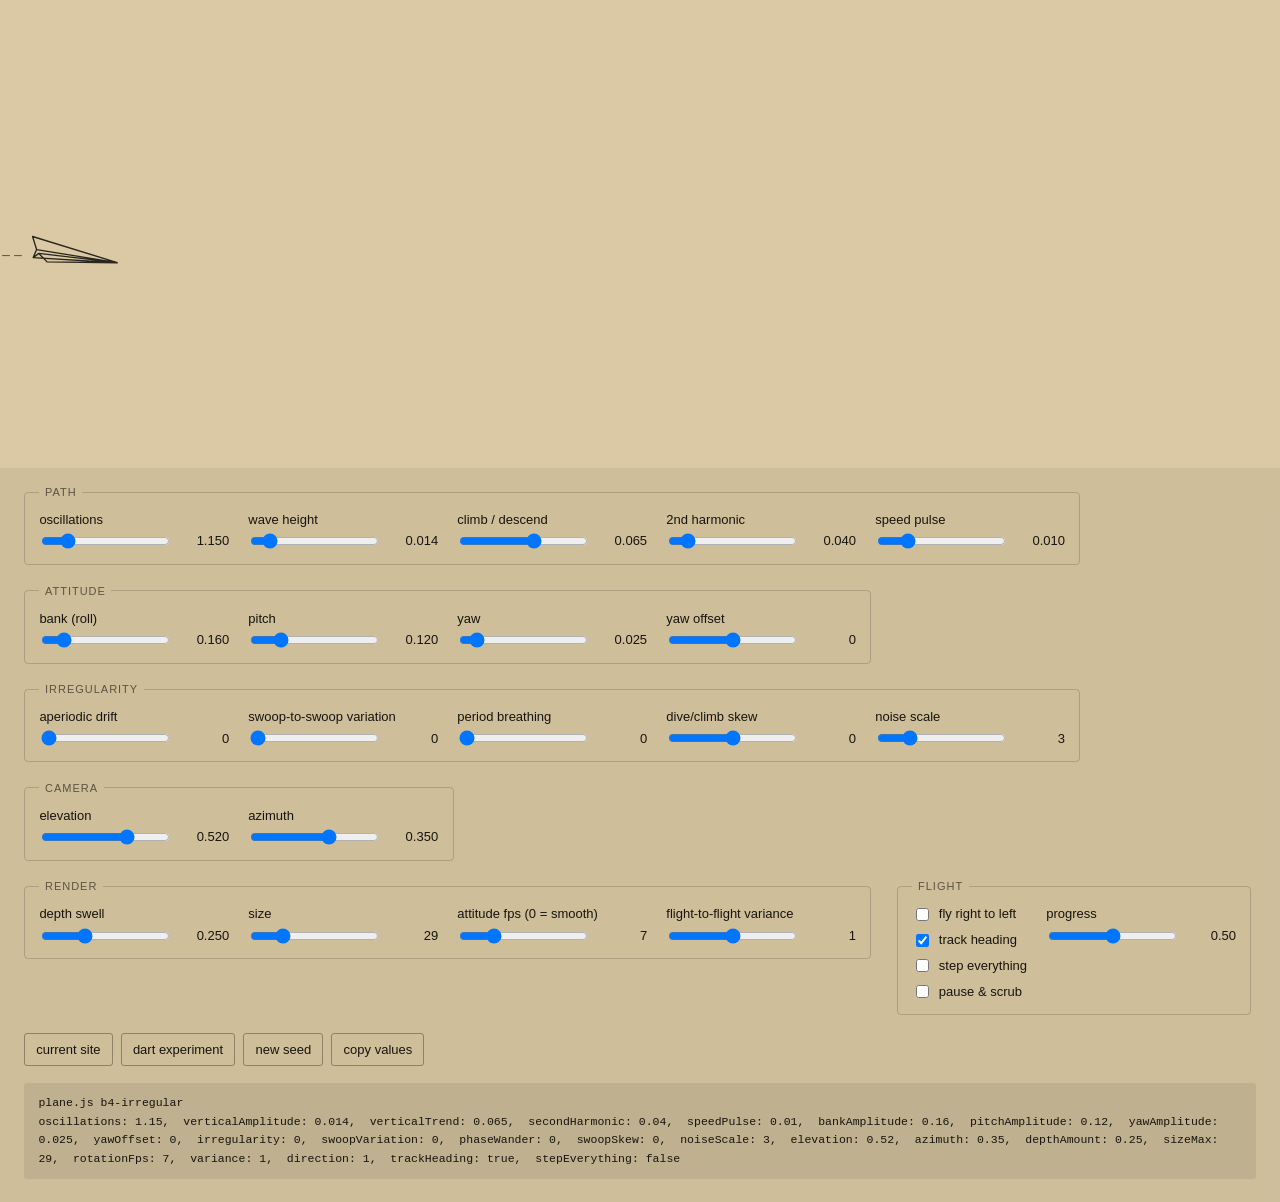
<file: experiments/tools/plane-tuner.html>
<!doctype html>
<html lang="en">
  <head>
    <meta charset="utf-8" />
    <meta name="viewport" content="width=device-width, initial-scale=1" />
    <title>Plane tuner</title>
    <style>
      :root { --paper: #dac9a4; --ink: #17140f; }
      body {
        margin: 0; background: var(--paper); color: var(--ink);
        font: 13px/1.5 "Helvetica Neue", Helvetica, Arial, sans-serif;
      }
      canvas { display: block; width: 100%; height: 52vh; }
      .panel {
        display: flex; flex-wrap: wrap; gap: 1.1rem 1.6rem;
        align-items: flex-start;
        padding: 1rem 1.5rem 1.4rem; background: rgb(23 20 15 / 6%);
      }
      fieldset {
        display: flex; flex-wrap: wrap; gap: 0.5rem 1.2rem;
        margin: 0; padding: 0.6rem 0.9rem 0.8rem;
        border: 1px solid rgb(23 20 15 / 18%); border-radius: 4px;
      }
      legend {
        padding: 0 0.35rem; font-size: 11px; letter-spacing: 0.09em;
        text-transform: uppercase; opacity: 0.62;
      }
      label { display: flex; flex-direction: column; gap: 0.1rem; min-width: 10.5rem; }
      .row { display: flex; align-items: center; gap: 0.45rem; }
      input[type="range"] { flex: 1; min-width: 6.5rem; }
      output { font-variant-numeric: tabular-nums; min-width: 3.1rem; text-align: right; }
      .checks { display: flex; flex-direction: column; gap: 0.4rem; }
      .checks label { flex-direction: row; align-items: center; gap: 0.4rem; min-width: 0; }
      .bar { display: flex; gap: 0.5rem; align-items: center; flex-wrap: wrap; }
      button {
        font: inherit; padding: 0.35rem 0.7rem; cursor: pointer;
        color: inherit; background: transparent;
        border: 1px solid rgb(23 20 15 / 35%); border-radius: 3px;
      }
      button:hover { background: rgb(23 20 15 / 10%); }
      code {
        display: block; flex: 1 1 100%; padding: 0.7rem 0.9rem;
        font-family: ui-monospace, Menlo, monospace; font-size: 11.5px;
        line-height: 1.6;
        background: rgb(23 20 15 / 8%); border-radius: 3px; white-space: pre-wrap;
      }
    </style>
  </head>
  <body>
    <canvas id="stage"></canvas>
    <div class="panel" id="panel">
      <fieldset id="path"><legend>path</legend></fieldset>
      <fieldset id="attitude"><legend>attitude</legend></fieldset>
      <fieldset id="irregularity"><legend>irregularity</legend></fieldset>
      <fieldset id="camera"><legend>camera</legend></fieldset>
      <fieldset id="render"><legend>render</legend></fieldset>
      <fieldset>
        <legend>flight</legend>
        <div class="checks">
          <label><input type="checkbox" id="rightToLeft" /> fly right to left</label>
          <label><input type="checkbox" id="trackHeading" /> track heading</label>
          <label><input type="checkbox" id="stepEverything" /> step everything</label>
          <label><input type="checkbox" id="paused" /> pause &amp; scrub</label>
        </div>
      </fieldset>
      <div class="bar">
        <button data-preset="current">current site</button>
        <button data-preset="dart">dart experiment</button>
        <button id="reroll">new seed</button>
        <button id="copy">copy values</button>
      </div>
      <code id="out"></code>
    </div>

    <script type="module">
      import {
        createFlightProfile,
        drawPlane,
        getFlightPosition,
        planeStyle,
        presets,
        BUILD,
      } from "../../plane.js";
      import { buildTrailDots, drawTrail } from "../../trail.js";

      const flightDuration = 10_800;
      const trailLifetime = 9_000;

      const groups = {
        path: [
          ["oscillations", "oscillations", 0.4, 5, 0.05],
          ["verticalAmplitude", "wave height", 0, 0.14, 0.002],
          ["verticalTrend", "climb / descend", -0.35, 0.35, 0.005],
          ["secondHarmonic", "2nd harmonic", 0, 0.4, 0.01],
          ["speedPulse", "speed pulse", 0, 0.05, 0.001],
        ],
        attitude: [
          ["bankAmplitude", "bank (roll)", 0, 1.2, 0.01],
          ["pitchAmplitude", "pitch", 0, 0.6, 0.01],
          ["yawAmplitude", "yaw", 0, 0.3, 0.005],
          ["yawOffset", "yaw offset", -3.15, 3.15, 0.05],
        ],
        irregularity: [
          ["irregularity", "aperiodic drift", 0, 1.5, 0.02],
          ["swoopVariation", "swoop-to-swoop variation", 0, 1, 0.02],
          ["phaseWander", "period breathing", 0, 2.5, 0.05],
          ["swoopSkew", "dive/climb skew", -1.2, 1.2, 0.02],
          ["noiseScale", "noise scale", 0.5, 12, 0.25],
        ],
        camera: [
          ["elevation", "elevation", -1.4, 1.4, 0.01],
          ["azimuth", "azimuth", -1.4, 1.4, 0.01],
        ],
        render: [
          ["depthAmount", "depth swell", 0, 0.8, 0.01],
          ["sizeMax", "size", 12, 90, 1],
          ["rotationFps", "attitude fps (0 = smooth)", 0, 30, 1],
          ["variance", "flight-to-flight variance", 0, 2, 0.05],
        ],
      };

      const canvas = document.getElementById("stage");
      const context = canvas.getContext("2d");
      const outputs = new Map();
      const inputs = new Map();
      const checks = ["trackHeading", "stepEverything"];

      let viewport = { width: 0, height: 0, scale: 1 };
      let profile = createFlightProfile(planeStyle.seed);
      let dots = [];
      let scrub = 0.5;
      let startTime = performance.now();

      const pathAt = (progress) =>
        getFlightPosition(progress, viewport, profile);

      for (const [group, rows] of Object.entries(groups)) {
        const parent = document.getElementById(group);

        for (const [key, label, min, max, step] of rows) {
          const wrap = document.createElement("label");
          wrap.innerHTML =
            `${label}<span class="row">` +
            `<input type="range" min="${min}" max="${max}" step="${step}" />` +
            `<output></output></span>`;
          parent.append(wrap);

          const input = wrap.querySelector("input");
          const output = wrap.querySelector("output");
          inputs.set(key, input);
          outputs.set(key, output);

          input.addEventListener("input", () => {
            planeStyle[key] = Number(input.value);
            // Re-roll on the SAME seed: only the moved value changes, the
            // flight's phases and bank directions stay put, so the before and
            // after are actually comparable.
            rebuild();
          });
        }
      }

      for (const key of checks) {
        const box = document.getElementById(key);
        box.addEventListener("change", () => {
          planeStyle[key] = box.checked;
          // Heading tracking decides whether the nose is turned to match the
          // direction of travel, so the path has to be rebuilt with it.
          rebuild();
        });
      }

      const directionBox = document.getElementById("rightToLeft");
      directionBox.addEventListener("change", () => {
        planeStyle.direction = directionBox.checked ? -1 : 1;
        rebuild();
      });

      const pausedBox = document.getElementById("paused");
      const scrubWrap = document.createElement("label");
      scrubWrap.innerHTML =
        `progress<span class="row">` +
        `<input type="range" min="0" max="1" step="0.002" value="0.5" />` +
        `<output>0.50</output></span>`;
      pausedBox.closest("fieldset").append(scrubWrap);
      const scrubInput = scrubWrap.querySelector("input");
      scrubInput.addEventListener("input", () => {
        scrub = Number(scrubInput.value);
        scrubWrap.querySelector("output").textContent = scrub.toFixed(2);
      });

      function rebuild() {
        profile = createFlightProfile(planeStyle.seed);
        dots = buildTrailDots(pathAt);
        sync();
      }

      function sync() {
        for (const [key, input] of inputs) {
          input.value = planeStyle[key];
          const value = planeStyle[key];
          outputs.get(key).textContent =
            Math.abs(value) >= 10 || Number.isInteger(value)
              ? String(value)
              : value.toFixed(3);
        }
        for (const key of checks) {
          document.getElementById(key).checked = planeStyle[key];
        }
        directionBox.checked = planeStyle.direction < 0;
        writeOut();
      }

      function writeOut() {
        const keys = [
          ...Object.values(groups).flat().map(([key]) => key),
          "direction",
          ...checks,
        ];
        document.getElementById("out").textContent = `plane.js ${BUILD}\n` + keys
          .map((key) => {
            const value = planeStyle[key];
            return `${key}: ${typeof value === "number" ? Number(value.toFixed(4)) : value}`;
          })
          .join(",  ");
      }

      function resize() {
        const ratio = Math.min(window.devicePixelRatio || 1, 2);
        const width = canvas.clientWidth;
        const height = canvas.clientHeight;

        viewport = { width, height, scale: ratio };
        canvas.width = Math.round(width * ratio);
        canvas.height = Math.round(height * ratio);
        context.setTransform(ratio, 0, 0, ratio, 0, 0);
        dots = buildTrailDots(pathAt);
      }

      function render(now) {
        context.clearRect(0, 0, viewport.width, viewport.height);

        const progress = pausedBox.checked
          ? scrub
          : ((now - startTime) % flightDuration) / flightDuration;
        const elapsed = progress * flightDuration;
        const point = pathAt(progress);

        drawTrail(context, dots, {
          progress,
          flightDuration,
          trailLifetime,
        });
        drawPlane(context, {
          x: point.x,
          y: point.y,
          progress,
          elapsed,
          profile,
          viewport,
          flightDuration,
        });

        requestAnimationFrame(render);
      }

      for (const button of document.querySelectorAll("[data-preset]")) {
        button.addEventListener("click", () => {
          Object.assign(planeStyle, presets[button.dataset.preset]);
          rebuild();
        });
      }

      document.getElementById("reroll").addEventListener("click", () => {
        planeStyle.seed = Math.floor(Math.random() * 1e9);
        startTime = performance.now();
        rebuild();
      });

      document.getElementById("copy").addEventListener("click", () => {
        navigator.clipboard.writeText(
          document.getElementById("out").textContent,
        );
      });

      window.addEventListener("resize", resize);
      // The tuner shows one flight on repeat rather than the site's spawn
      // cycle, so there is always a plane on screen to look at.
      planeStyle.sizeMin = 12;
      sync();
      resize();
      requestAnimationFrame(render);
    </script>
  </body>
</html>
</file>
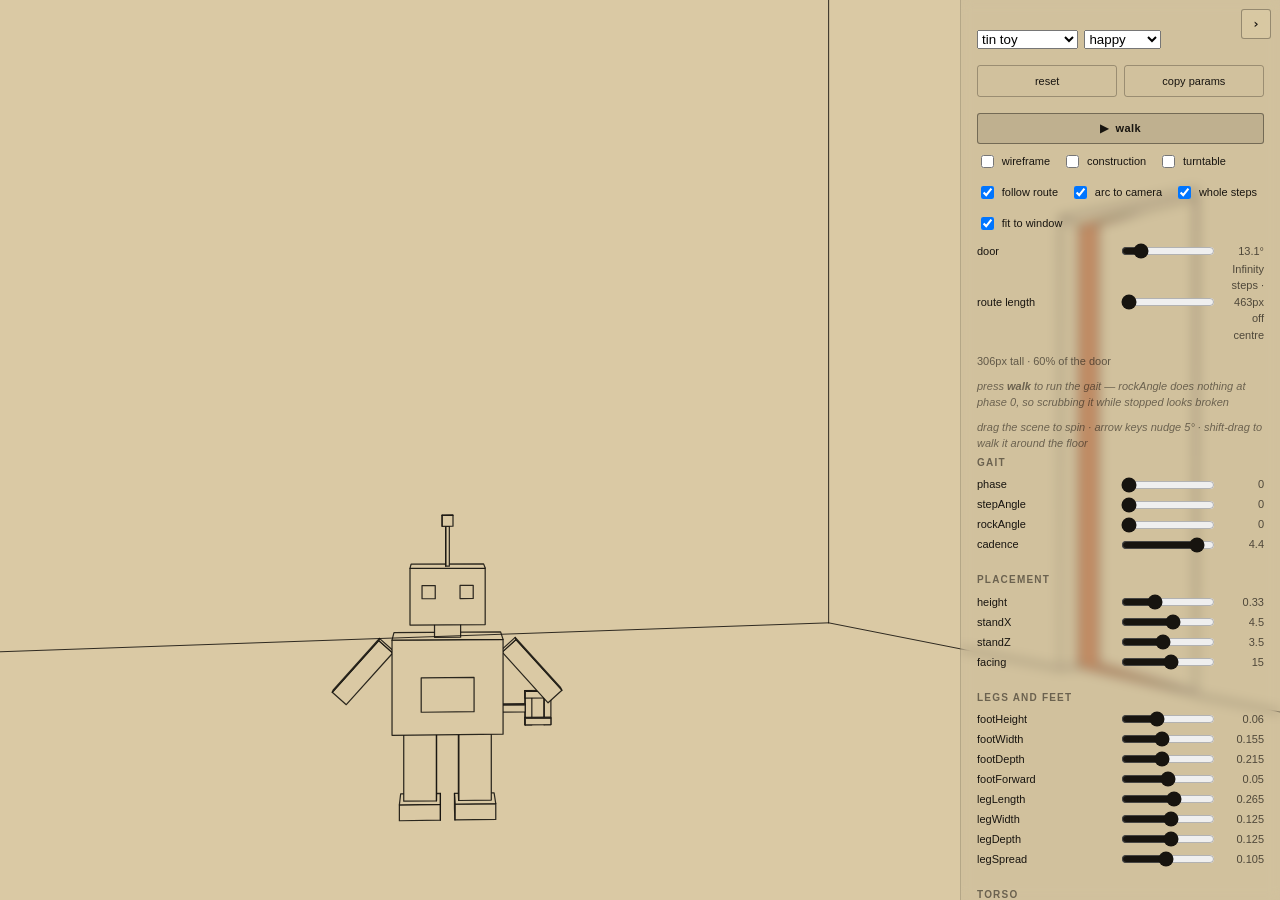
<file: experiments/tools/robot-tuner.html>
<!doctype html>
<html lang="en">
  <head>
    <meta charset="utf-8" />
    <meta name="viewport" content="width=device-width, initial-scale=1" />
    <title>Robot tuner</title>
    <link rel="stylesheet" href="../../styles.css?v=5" />
    <style>
      /* The room fills the viewport exactly as it does on the site; the panel
         floats over it, so what you tune is what the site would render. */
      .panel {
        position: fixed;
        top: 0;
        right: 0;
        bottom: 0;
        z-index: 10;
        width: 20rem;
        padding: 0.9rem 1rem 3rem;
        overflow-y: auto;
        background: rgb(23 20 15 / 4%);
        backdrop-filter: blur(6px);
        border-left: 1px solid rgb(23 20 15 / 15%);
        font-size: 11px;
        line-height: 1.5;
      }
      .panel h2 {
        margin: 1.1rem 0 0.3rem;
        font-size: 10px;
        letter-spacing: 0.12em;
        text-transform: uppercase;
        opacity: 0.55;
      }
      .panel h2:first-of-type { margin-top: 0.2rem; }
      /* The panel covers the door, which is the one thing the robot has to
         agree with. Getting it out of the way has to be one keystroke. */
      .panel { transition: transform 0.18s ease; }
      .panel.collapsed { transform: translateX(100%); }
      .collapse {
        position: fixed; top: 0.55rem; right: 0.55rem; z-index: 20;
        width: 1.9rem; height: 1.9rem; padding: 0; cursor: pointer;
        font: 600 13px/1 ui-monospace, monospace; color: var(--ink);
        background: rgb(218 201 164 / 85%); border: 1px solid rgb(23 20 15 / 35%);
        border-radius: 3px;
      }
      .collapse:hover { background: rgb(23 20 15 / 12%); }
      /* styles.css makes the canvas inert on the real site. Here it is the
         handle you grab to spin the robot. */
      canvas { pointer-events: auto; cursor: grab; }
      canvas.dragging { cursor: grabbing; }
      .hint { margin-top: 0.5rem; opacity: 0.55; font-style: italic; }
      .row { display: grid; grid-template-columns: 8.5rem 1fr 2.8rem; gap: 0.4rem; align-items: center; }
      .row input[type="range"] { width: 100%; accent-color: #17140f; }
      .row output { text-align: right; font-variant-numeric: tabular-nums; opacity: 0.7; }
      .actions { display: flex; gap: 0.4rem; margin: 1rem 0 0.5rem; }
      .actions button {
        flex: 1; padding: 0.4rem; font: inherit; cursor: pointer;
        color: var(--ink); background: transparent;
        border: 1px solid rgb(23 20 15 / 30%); border-radius: 3px;
      }
      .actions button:hover { background: rgb(23 20 15 / 8%); }
      .actions button.primary {
        font-weight: 600; letter-spacing: 0.04em;
        background: rgb(23 20 15 / 10%); border-color: rgb(23 20 15 / 45%);
      }
      .actions button.primary[data-running="1"] { background: rgb(205 146 104 / 45%); }
      .toggles { display: flex; flex-wrap: wrap; gap: 0.75rem; margin-top: 0.5rem; }
      .toggles label { display: flex; gap: 0.3rem; align-items: center; cursor: pointer; }
      textarea {
        width: 100%; height: 7rem; margin-top: 0.5rem; padding: 0.4rem;
        font: 10px/1.4 ui-monospace, monospace; color: var(--ink);
        background: rgb(23 20 15 / 5%);
        border: 1px solid rgb(23 20 15 / 20%); border-radius: 3px; resize: vertical;
      }
      .readout { margin-top: 0.6rem; opacity: 0.6; font-variant-numeric: tabular-nums; }
    </style>
  </head>
  <body>
    <main>
      <div class="room" aria-hidden="true">
        <svg class="room__doorway">
          <defs>
            <clipPath id="doorway-clip"><path data-door="clip" /></clipPath>
          </defs>
          <path class="doorway__beyond" data-door="hole" />
          <path class="doorway__panel" data-door="panel" clip-path="url(#doorway-clip)" />
        </svg>
        <img class="room__door" src="../../door.svg?v=5" alt="" />
        <svg class="room__seams" preserveAspectRatio="none">
          <path data-seam="wallCorner" /><path data-seam="leftFloor" />
          <path data-seam="floorToDoor" /><path data-seam="floorPastDoor" />
        </svg>
      </div>
      <canvas aria-hidden="true"></canvas>
    </main>

    <button id="collapse" class="collapse" title="hide the panel (h)">&rsaquo;</button>
    <aside class="panel">
      <div class="actions">
        <select id="preset" title="named variants"></select>
        <select id="expression" title="face expression"></select>
      </div>
      <div class="actions">
        <button id="reset">reset</button>
        <button id="copy">copy params</button>
      </div>
      <div class="actions">
        <button id="play" class="primary">&#9654;&nbsp; walk</button>
      </div>
      <div class="toggles">
        <label><input type="checkbox" id="wire" /> wireframe</label>
        <label><input type="checkbox" id="marks" /> construction</label>
        <label><input type="checkbox" id="spin" /> turntable</label>
        <label><input type="checkbox" id="route" checked /> follow route</label>
        <label><input type="checkbox" id="arc" checked /> arc to camera</label>
        <label><input type="checkbox" id="snap" checked /> whole steps</label>
        <label><input type="checkbox" id="fit" checked /> fit to window</label>
      </div>
      <div class="row" style="margin-top:0.5rem">
        <label for="door">door</label>
        <input type="range" id="door" min="0" max="90" step="0.5" />
        <output id="doorOut"></output>
      </div>
      <div class="row">
        <label for="reach">route length</label>
        <input type="range" id="reach" min="0.25" max="1" step="0.01" />
        <output id="reachOut"></output>
      </div>
      <div class="readout" id="readout"></div>
      <div class="hint">press <b>walk</b> to run the gait &mdash; rockAngle does nothing at phase 0, so scrubbing it while stopped looks broken</div>
      <div class="hint">drag the scene to spin &middot; arrow keys nudge 5&deg; &middot; shift-drag to walk it around the floor</div>
      <div id="sliders"></div>
      <textarea id="dump" readonly></textarea>
    </aside>

    <script type="module">
      import { buildScene } from "../../scene.js?v=5";
      import { DOOR_PANEL, EDGE_ON, openingPath, panelPath } from "../../door.js?v=5";
      import { buildRobot, placeRobot, drawRobot, robotDefaults, robotPresets } from "../../robot.js?v=5";
      import { project, mockupToScreen, doorFootprint, ROOM_CAMERA } from "../../camera.js?v=5";
      import {
        buildRoute, routePose, routeCycles, doorRoute, quantiseReach, stepLength,
        planRoute, START_PHASE,
      } from "../../walk.js?v=5";

      /* Slider ranges. Anything not listed here is not meant to be tuned. */
      const GROUPS = [
        ["gait", [
          ["phase", 0, 20, 0.02], ["stepAngle", 0, 35, 0.5], ["rockAngle", 0, 25, 0.5],
          ["cadence", 0.2, 5, 0.1],
        ]],
        ["placement", [
          ["height", 0.1, 0.8, 0.005],
          ["standX", 0, 8, 0.05],
          ["standZ", 0, 8, 0.05],
          ["facing", -180, 180, 1],
        ]],
        ["legs and feet", [
          ["footHeight", 0.01, 0.15, 0.005], ["footWidth", 0.05, 0.3, 0.005],
          ["footDepth", 0.08, 0.4, 0.005], ["footForward", -0.1, 0.2, 0.005],
          ["legLength", 0.08, 0.4, 0.005], ["legWidth", 0.04, 0.2, 0.005],
          ["legDepth", 0.04, 0.2, 0.005], ["legSpread", 0.02, 0.2, 0.005],
        ]],
        ["torso", [
          ["torsoHeight", 0.2, 0.55, 0.005], ["torsoWidth", 0.2, 0.6, 0.005],
          ["torsoDepth", 0.1, 0.45, 0.005], ["torsoChamfer", 0, 0.45, 0.01],
          ["panelWidth", 0, 0.4, 0.005],
          ["panelHeight", 0, 0.3, 0.005], ["panelHeightOnTorso", 0, 1, 0.01],
        ]],
        ["head", [
          ["neckHeight", 0, 0.15, 0.005], ["neckWidth", 0.04, 0.25, 0.005],
          ["headHeight", 0.1, 0.4, 0.005], ["headWidth", 0.12, 0.45, 0.005],
          ["headDepth", 0.1, 0.4, 0.005], ["eyeSize", 0.01, 0.12, 0.002],
          ["eyeSpread", 0.02, 0.16, 0.002], ["eyeHeightOnHead", 0, 1, 0.01],
          ["headChamfer", 0, 0.45, 0.01], ["headDome", 0, 0.8, 0.01],
          ["headDomeSegments", 2, 10, 1],
        ]],
        ["arms", [
          ["armLength", 0.1, 0.5, 0.005], ["armWidth", 0.03, 0.18, 0.005],
          ["armDepth", 0.03, 0.2, 0.005], ["shoulderDrop", 0, 0.2, 0.005],
          ["armSwing", -60, 60, 1], ["armRaise", 0, 90, 1],
        ]],
        ["antenna", [
          ["antennaHeight", 0, 0.35, 0.005], ["antennaWidth", 0.004, 0.05, 0.002],
          ["antennaTip", 0, 0.1, 0.002],
        ]],
        ["screen face", [
          ["screenWidth", 0, 0.95, 0.01], ["screenHeight", 0.1, 0.95, 0.01],
          ["screenY", 0, 1, 0.01], ["screenRadius", 0, 0.3, 0.005],
          ["screenEyeSpread", 0, 1, 0.01], ["screenEyeRadius", 0.01, 0.15, 0.002],
          ["screenEyeRise", -0.2, 0.3, 0.005], ["screenMouthWidth", 0, 1, 0.01],
          ["screenMouthDrop", -0.1, 0.4, 0.005], ["screenMouthDepth", 0, 0.2, 0.005],
        ]],
        ["winding key", [
          ["keyShaft", 0, 0.2, 0.005], ["keyShaftWidth", 0.01, 0.08, 0.002],
          ["keyBowLength", 0.02, 0.25, 0.005], ["keyBowHeight", 0.02, 0.3, 0.005],
          ["keyBowBar", 0.008, 0.06, 0.002], ["keyBowThickness", 0.005, 0.06, 0.002],
          ["keyHeightOnTorso", 0, 1, 0.01], ["keyTurn", -180, 180, 1],
          ["keySpin", 0, 4, 0.25],
        ]],
      ];

      const canvas = document.querySelector("canvas");
      const context = canvas.getContext("2d");
      const svg = document.querySelector(".room__seams");
      const doorImage = document.querySelector(".room__door");
      const doorway = document.querySelector(".room__doorway");
      const doorPart = (n) => doorway.querySelector(`[data-door="${n}"]`);
      const doorSlider = document.getElementById("door");
      const doorOut = document.getElementById("doorOut");
      let doorAngle = DOOR_PANEL.rest;
      const params = { ...robotDefaults };
      let routeReach = Number(new URLSearchParams(location.search).get("reach")) || 0.72;
      let walkRoute = buildRoute(doorRoute(routeReach));
      let scene;

      /* The route depends on the gait: `quantiseReach` needs a step length to
         land on, so it has to be rebuilt whenever the legs change, not only
         when the slider moves. Resetting phase keeps the robot at the doorway
         rather than teleporting to wherever its old distance falls on the new
         curve — see the note on resizing in ROBOT.md. */
      let plan = null;

      function rebuildRoute(restart = true) {
        const options = {
          arrive: document.getElementById("arc").checked ? "camera" : "wall",
          snap: document.getElementById("snap").checked,
        };
        const robot = buildRobot(params);

        if (document.getElementById("fit").checked && scene) {
          /* Let the viewport pick the route length, and the route length pick
             the cadence. Aimed at the middle of the window: the destination is
             a floor point, and the room's camera has no tilt, so centring it
             centres the robot standing on it. */
          plan = planRoute(robot, scene, window.innerWidth / 2, options);
          walkRoute = plan.route;
          routeReach = plan.reach;
          document.getElementById("reach").value = Math.min(1, plan.reach);
          setParam("cadence", Number(plan.cadence.toFixed(2)));
        } else {
          plan = null;
          const reach = options.snap ? quantiseReach(robot, routeReach, options) : routeReach;
          walkRoute = buildRoute(doorRoute(reach, options));
        }

        if (restart) params.phase = START_PHASE;
      }

      /* Query-string overrides, so a screenshot can pin an exact pose:
         robot-tuner.html?facing=40&height=0.4 */
      const query = new URLSearchParams(location.search);
      if (robotPresets[query.get("preset")]) Object.assign(params, robotPresets[query.get("preset")]);
      for (const [key, value] of query) {
        if (!(key in params)) continue;
        if (typeof params[key] === "string") params[key] = value;
        else if (Number.isFinite(Number(value))) params[key] = Number(value);
      }

      /* The door renders the same way it does on the site: door.svg is the
         frame only, and the panel is projected through the room camera. Past
         EDGE_ON it is edge-on to us and clipped away, so the slider stops
         showing anything - that is the geometry, not a broken control. */
      function drawDoor() {
        if (!scene) return;
        doorPart("panel").setAttribute("d", panelPath(scene, doorAngle));
        doorOut.textContent = `${doorAngle.toFixed(1)}\u00b0${doorAngle >= EDGE_ON ? " \u00b7 hidden" : ""}`;
      }

      /* ── the room, exactly as room.js lays it out ──────────────── */
      const pathData = (pts) =>
        pts.map((p, i) => `${i ? "L" : "M"}${p.x.toFixed(2)} ${p.y.toFixed(2)}`).join(" ");

      function layoutRoom() {
        scene = buildScene(window.innerWidth, window.innerHeight);
        svg.setAttribute("viewBox", `0 0 ${window.innerWidth} ${window.innerHeight}`);
        for (const [name, pts] of Object.entries(scene.seams))
          svg.querySelector(`[data-seam="${name}"]`).setAttribute("d", pathData(pts));
        svg.style.setProperty("--seam-weight", scene.inkWeight.toFixed(2));
        const { a, b, c, d, e, f } = scene.door.matrix;
        doorImage.style.width = `${scene.door.natural.width}px`;
        doorImage.style.transform = `matrix(${a},${b},${c},${d},${e},${f})`;

        doorway.setAttribute("viewBox", `0 0 ${window.innerWidth} ${window.innerHeight}`);
        doorway.style.setProperty("--seam-weight", scene.inkWeight.toFixed(2));
        const opening = openingPath(scene);
        doorPart("hole").setAttribute("d", opening);
        doorPart("clip").setAttribute("d", opening);
        drawDoor();

        const dpr = Math.min(window.devicePixelRatio || 1, 2);
        canvas.width = Math.round(window.innerWidth * dpr);
        canvas.height = Math.round(window.innerHeight * dpr);
        context.setTransform(dpr, 0, 0, dpr, 0, 0);
      }

      /* ── construction overlay: what the geometry thinks is true ── */
      function drawConstruction(toScreen) {
        const at = (x, y, z) => toScreen(project({ x, y, z }));
        const line = (a, b, dash) => {
          context.save();
          context.setLineDash(dash || []);
          context.strokeStyle = "rgba(205,146,104,0.9)";
          context.lineWidth = 1;
          context.beginPath();
          context.moveTo(a.x, a.y);
          context.lineTo(b.x, b.y);
          context.stroke();
          context.restore();
        };
        // A one-metre floor grid, to check the perspective by eye.
        for (let i = 0; i <= 8; i += 1) {
          line(at(i, 0, 0), at(i, 0, 8), [2, 4]);
          line(at(0, 0, i), at(8, 0, i), [2, 4]);
        }
        // The door's solved footprint, which must sit under the drawn door.
        const { nearJamb, farJamb } = doorFootprint();
        const H = ROOM_CAMERA.doorHeight;
        context.save();
        context.strokeStyle = "rgba(23,20,15,0.85)";
        context.lineWidth = 2;
        context.beginPath();
        for (const [a, b] of [
          [at(nearJamb, 0, 0), at(nearJamb, H, 0)], [at(farJamb, 0, 0), at(farJamb, H, 0)],
          [at(nearJamb, H, 0), at(farJamb, H, 0)], [at(nearJamb, 0, 0), at(farJamb, 0, 0)],
        ]) { context.moveTo(a.x, a.y); context.lineTo(b.x, b.y); }
        context.stroke();
        context.restore();
        // The walk route, so the path can be seen as well as followed.
        context.save();
        context.strokeStyle = "rgba(205,146,104,0.95)";
        context.lineWidth = 1.5;
        context.setLineDash([5, 4]);
        context.beginPath();
        for (let i = 0; i <= 100; i += 1) {
          const q = at(walkRoute.at((i / 100) * walkRoute.length).x, 0, walkRoute.at((i / 100) * walkRoute.length).z);
          if (i) context.lineTo(q.x, q.y); else context.moveTo(q.x, q.y);
        }
        context.stroke();
        context.restore();

        // Where the robot's feet are told to be.
        const feet = at(params.standX, 0, params.standZ);
        context.save();
        context.fillStyle = "rgba(205,146,104,1)";
        context.beginPath();
        context.arc(feet.x, feet.y, 4, 0, Math.PI * 2);
        context.fill();
        context.restore();
      }

      /* ── wireframe, for checking the model rather than the picture ── */
      function drawWire(quads, toScreen) {
        context.save();
        context.strokeStyle = "rgba(23,20,15,0.5)";
        context.lineWidth = 1;
        context.beginPath();
        for (const quad of quads.flatMap((s) => s.quads)) {
          const pts = quad.points.map((p) => toScreen(project(p)));
          pts.forEach((p, i) => (i ? context.lineTo(p.x, p.y) : context.moveTo(p.x, p.y)));
          context.closePath();
        }
        context.stroke();
        context.restore();
      }

      function render() {
        context.clearRect(0, 0, window.innerWidth, window.innerHeight);
        const toScreen = mockupToScreen(scene);
        const robot = buildRobot(params);
        const onRoute = document.getElementById("route").checked && params.stepAngle > 0;
        const pose = onRoute ? routePose(robot, walkRoute) : undefined;
        const quads = placeRobot(robot, pose);

        if (document.getElementById("marks").checked) drawConstruction(toScreen);
        if (document.getElementById("wire").checked) drawWire(quads, toScreen);
        else drawRobot(context, quads, toScreen, { weight: Math.max(1, scene.scale * 1.35) });

        let top = Infinity, bottom = -Infinity;
        for (const q of quads.flatMap((s) => s.quads)) for (const p of q.points) {
          const s = toScreen(project(p));
          top = Math.min(top, s.y); bottom = Math.max(bottom, s.y);
        }
        const doorPx = scene.door.natural.height * Math.hypot(scene.door.matrix.a, scene.door.matrix.b);
        // Less START_PHASE: the walk begins there, so those cycles are never spent.
        const seconds = params.stepAngle > 0
          ? ((routeCycles(robot, walkRoute) - START_PHASE) * 2) / params.cadence : 0;
        const steps = walkRoute.length / stepLength(robot);
        reachOut.textContent = plan
          ? `${steps.toFixed(0)} steps \u00b7 ${plan.offCentre.toFixed(0)}px off centre`
          : `${walkRoute.length.toFixed(1)}u \u00b7 ${steps.toFixed(2)} steps`;
        document.getElementById("readout").textContent =
          `${(bottom - top).toFixed(0)}px tall · ${((bottom - top) / doorPx * 100).toFixed(0)}% of the door`
          + (seconds ? ` · walk takes ${seconds.toFixed(1)}s` : "");
        document.getElementById("dump").value = JSON.stringify(params, null, 2);
      }

      /* ── panel ─────────────────────────────────────────────────── */
      const host = document.getElementById("sliders");
      const inputs = new Map();
      for (const [title, entries] of GROUPS) {
        host.insertAdjacentHTML("beforeend", `<h2>${title}</h2>`);
        for (const [key, min, max, step] of entries) {
          const row = document.createElement("div");
          row.className = "row";
          row.innerHTML = `<label for="p-${key}">${key}</label>
            <input type="range" id="p-${key}" min="${min}" max="${max}" step="${step}" value="${params[key]}" />
            <output>${params[key]}</output>`;
          host.append(row);
          const input = row.querySelector("input");
          const out = row.querySelector("output");
          input.addEventListener("input", () => {
            params[key] = Number(input.value);
            out.textContent = input.value;
            render();
          });
          inputs.set(key, { input, out });
        }
      }

      const syncPanel = () => {
        for (const [key, { input, out }] of inputs) {
          input.value = params[key];
          out.textContent = params[key];
        }
      };
      document.getElementById("reset").addEventListener("click", () => {
        Object.assign(params, robotDefaults);
        syncPanel();
        render();
      });

      /* Variants are presets, not replacements: switching is non-destructive
         and the original is always one selection away. */
      const presets = document.getElementById("preset");
      for (const name of Object.keys(robotPresets)) {
        const option = document.createElement("option");
        option.value = name;
        option.textContent = name;
        presets.append(option);
      }
      const expressions = document.getElementById("expression");
      for (const name of ["happy", "neutral", "blink", "surprised"]) {
        const option = document.createElement("option");
        option.value = name;
        option.textContent = name;
        expressions.append(option);
      }
      expressions.value = params.expression;
      expressions.addEventListener("change", () => {
        params.expression = expressions.value;
        render();
      });

      presets.addEventListener("change", () => {
        const keep = { standX: params.standX, standZ: params.standZ, facing: params.facing };
        Object.assign(params, robotDefaults, robotPresets[presets.value], keep);
        expressions.value = params.expression;
        syncPanel();
        render();
      });
      document.getElementById("copy").addEventListener("click", () => {
        navigator.clipboard?.writeText(JSON.stringify(params, null, 2));
      });
      for (const id of ["wire", "marks", "route"])
        document.getElementById(id).addEventListener("change", render);

      /* ── spinning it ───────────────────────────────────────────
       *
       * Yaw only. The room's camera is fixed and recovered from the door art,
       * so orbiting it would mean the robot no longer stands in the room the
       * mockup was drawn in. Turning the robot on the spot is the axis that
       * actually matters here anyway.
       */
      /* Params that leave the step length alone. Everything else changes how
         far one step carries the robot, so the route has to be re-snapped. */
      const FREE_PARAMS = new Set(["phase", "cadence", "facing", "standX", "standZ", "expression"]);

      const setParam = (key, value) => {
        params[key] = value;
        // Read the button out of the DOM rather than closing over `play`: the
        // panel calls setParam while building itself, before that const exists.
        if (!FREE_PARAMS.has(key))
          rebuildRoute(document.getElementById("play").dataset.running !== "1");
        const entry = inputs.get(key);
        if (!entry) return;
        entry.input.value = value;
        entry.out.textContent = Number(value.toFixed(3));
      };
      const wrap = (deg) => ((((deg + 180) % 360) + 360) % 360) - 180;

      let spinning = 0;
      const turntable = document.getElementById("spin");
      turntable.addEventListener("change", () => {
        cancelAnimationFrame(spinning);
        if (!turntable.checked) return;
        let last = performance.now();
        const step = (now) => {
          setParam("facing", wrap(params.facing + ((now - last) / 1000) * 45));
          last = now;
          render();
          spinning = requestAnimationFrame(step);
        };
        spinning = requestAnimationFrame(step);
      });

      /* Watching it move is the only way to judge a gait; a phase slider on a
         still frame tells you almost nothing. */
      let walking = 0;
      const play = document.getElementById("play");
      play.addEventListener("click", () => {
        const running = play.dataset.running === "1";
        cancelAnimationFrame(walking);
        play.dataset.running = running ? "0" : "1";
        play.innerHTML = running ? "&#9654;&nbsp; walk" : "&#9646;&#9646;&nbsp; stop";
        if (running) return;
        let last = performance.now();
        const tick = (now) => {
          // Two steps make one cycle, so cadence halves into cycles per second.
          let next = params.phase + ((now - last) / 1000) * (params.cadence / 2);

          /* Phase must be free to run past 1. Wrapping it to a single cycle is
             what made the robot snap back to the door over and over: distance
             walked is measured from phase, so a phase that never exceeds 1
             never gets more than one cycle from the doorway. */
          if (document.getElementById("route").checked && params.stepAngle > 0) {
            const finish = routeCycles(buildRobot(params), walkRoute);
            if (next > finish + 1.5) next = START_PHASE; // hold at the end, then run it again
          } else if (next > 1) {
            next %= 1;
          }

          setParam("phase", next);
          last = now;
          render();
          walking = requestAnimationFrame(tick);
        };
        walking = requestAnimationFrame(tick);
      });

      let drag = null;
      canvas.addEventListener("pointerdown", (event) => {
        turntable.checked = false;
        cancelAnimationFrame(spinning);
        drag = {
          id: event.pointerId,
          x: event.clientX,
          y: event.clientY,
          facing: params.facing,
          standX: params.standX,
          standZ: params.standZ,
          walk: event.shiftKey,
        };
        canvas.setPointerCapture(event.pointerId);
        canvas.classList.add("dragging");
      });
      canvas.addEventListener("pointermove", (event) => {
        if (!drag || event.pointerId !== drag.id) return;
        const dx = event.clientX - drag.x;
        const dy = event.clientY - drag.y;
        if (drag.walk) {
          // Screen-right is roughly the right wall's axis, screen-down is depth.
          setParam("standX", Math.max(0, drag.standX + dx * 0.012));
          setParam("standZ", Math.max(0, drag.standZ + dy * 0.012));
        } else {
          setParam("facing", wrap(drag.facing + dx * 0.6));
        }
        render();
      });
      for (const type of ["pointerup", "pointercancel"])
        canvas.addEventListener(type, () => {
          drag = null;
          canvas.classList.remove("dragging");
        });

      window.addEventListener("keydown", (event) => {
        if (event.target.tagName === "INPUT") return;
        const nudge = { ArrowLeft: -5, ArrowRight: 5 }[event.key];
        if (nudge === undefined) return;
        event.preventDefault();
        turntable.checked = false;
        cancelAnimationFrame(spinning);
        setParam("facing", wrap(params.facing + nudge));
        render();
      });

      /* Collapsing the panel, remembered between reloads. */
      const panel = document.querySelector(".panel");
      const collapse = document.getElementById("collapse");
      const setCollapsed = (on) => {
        panel.classList.toggle("collapsed", on);
        collapse.innerHTML = on ? "&lsaquo;" : "&rsaquo;";
        collapse.title = on ? "show the panel (h)" : "hide the panel (h)";
        try { localStorage.setItem("tuner.collapsed", on ? "1" : "0"); } catch {}
      };
      let startCollapsed = false;
      try { startCollapsed = localStorage.getItem("tuner.collapsed") === "1"; } catch {}
      setCollapsed(startCollapsed);
      collapse.addEventListener("click", () => setCollapsed(!panel.classList.contains("collapsed")));
      window.addEventListener("keydown", (event) => {
        if (event.key !== "h" || event.target.tagName === "INPUT" || event.target.tagName === "SELECT") return;
        setCollapsed(!panel.classList.contains("collapsed"));
      });

      doorSlider.value = doorAngle;
      doorSlider.addEventListener("input", () => {
        doorAngle = Number(doorSlider.value);
        drawDoor();
      });

      const reachInput = document.getElementById("reach");
      const reachOut = document.getElementById("reachOut");
      reachInput.value = routeReach;
      reachInput.addEventListener("input", () => {
        if (document.getElementById("fit").checked) document.getElementById("fit").checked = false;
        routeReach = Number(reachInput.value);
        rebuildRoute();
        render();
      });

      for (const id of ["arc", "snap", "fit"]) {
        document.getElementById(id).addEventListener("change", () => {
          rebuildRoute();
          render();
        });
      }

      /* View-only query flags. These must come after everything they touch:
         `panel` and `collapse` are consts further up this file, and reading one
         early throws a TDZ error that silently kills the rest of the script —
         which looks exactly like the room failing to lay out.
         ?panel=0 hides the chrome for clean screenshots of the scene alone. */
      if (query.get("panel") === "0") {
        panel.style.display = "none";
        collapse.style.display = "none";
      }
      if (query.get("marks") === "1") { document.getElementById("marks").checked = true; }
      if (query.get("wire") === "1") { document.getElementById("wire").checked = true; }
      if (query.get("arc") === "0") document.getElementById("arc").checked = false;
      if (query.get("snap") === "0") document.getElementById("snap").checked = false;
      if (query.get("fit") === "0" || query.has("reach")) document.getElementById("fit").checked = false;

      /* Replanning mid-walk slides the robot — up to two steps near the end of
         the route, see ROBOT.md — so the route is frozen once it is walking.
         That is the behaviour the page should ship with, not a tuner shortcut. */
      window.addEventListener("resize", () => {
        layoutRoom();
        if (play.dataset.running !== "1") rebuildRoute(false);
        render();
      });
      layoutRoom();
      // No restart: a ?phase= in the query has already been applied and is the
      // whole point of the flag.
      rebuildRoute(false);
      render();
      if (query.get("play") === "1") play.click();
      window.robot = { params, render };
    </script>
  </body>
</html>
</file>
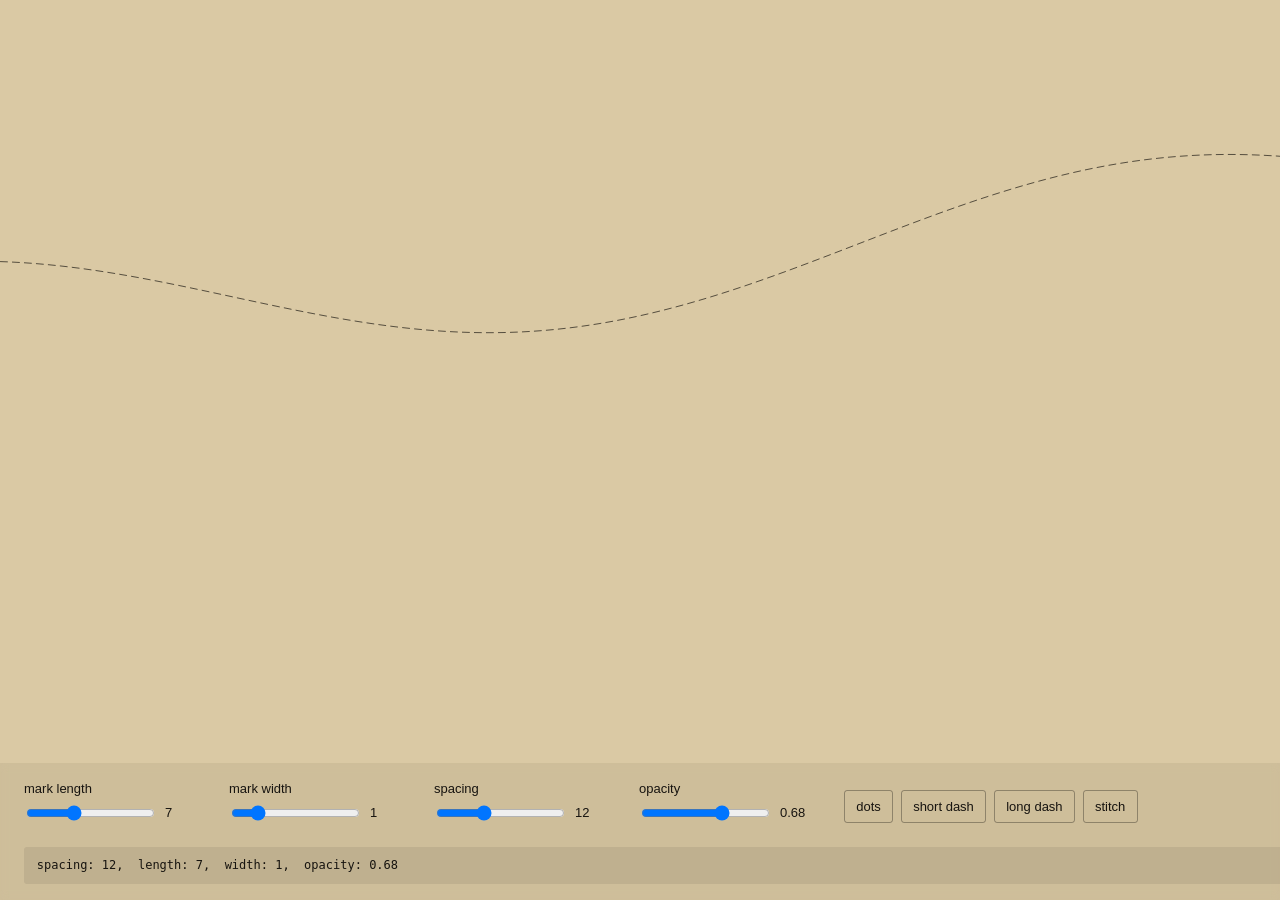
<file: experiments/tools/trail-tuner.html>
<!doctype html>
<html lang="en">
  <head>
    <meta charset="utf-8" />
    <meta name="viewport" content="width=device-width, initial-scale=1" />
    <title>Trail tuner</title>
    <style>
      :root { --paper: #dac9a4; --ink: #17140f; }
      body {
        margin: 0; background: var(--paper); color: var(--ink);
        font: 13px/1.5 "Helvetica Neue", Helvetica, Arial, sans-serif;
      }
      canvas { display: block; width: 100%; height: 62vh; }
      .panel {
        position: fixed; inset: auto auto 0 0; width: 100%;
        display: flex; flex-wrap: wrap; gap: 1.5rem;
        padding: 1rem 1.5rem; background: rgb(23 20 15 / 6%);
        backdrop-filter: blur(4px);
      }
      label { display: flex; flex-direction: column; gap: 0.25rem; min-width: 11rem; }
      .row { display: flex; align-items: center; gap: 0.5rem; }
      output { font-variant-numeric: tabular-nums; min-width: 2.5rem; }
      code {
        display: block; width: 100%; padding: 0.6rem 0.8rem;
        font-family: ui-monospace, Menlo, monospace; font-size: 12px;
        background: rgb(23 20 15 / 8%); border-radius: 3px; white-space: pre;
      }
      .presets { display: flex; gap: 0.5rem; align-items: flex-end; }
      button {
        font: inherit; padding: 0.35rem 0.7rem; cursor: pointer;
        color: inherit; background: transparent;
        border: 1px solid rgb(23 20 15 / 35%); border-radius: 3px;
      }
      button:hover { background: rgb(23 20 15 / 8%); }
    </style>
  </head>
  <body>
    <canvas id="stage"></canvas>
    <div class="panel">
      <label>mark length <span class="row"><input id="length" type="range" min="0" max="20" step="0.5" /><output id="lengthOut"></output></span></label>
      <label>mark width <span class="row"><input id="width" type="range" min="0.4" max="4" step="0.02" /><output id="widthOut"></output></span></label>
      <label>spacing <span class="row"><input id="spacing" type="range" min="2" max="30" step="0.5" /><output id="spacingOut"></output></span></label>
      <label>opacity <span class="row"><input id="opacity" type="range" min="0.1" max="1" step="0.02" /><output id="opacityOut"></output></span></label>
      <div class="presets">
        <button data-preset="0,1.24,6.5">dots</button>
        <button data-preset="3,1,7">short dash</button>
        <button data-preset="7,1,12">long dash</button>
        <button data-preset="14,0.8,20">stitch</button>
      </div>
      <code id="out"></code>
    </div>

    <script type="module">
      import { trailStyle, buildTrailDots, drawTrail } from "../../trail.js?v=5";

      const canvas = document.getElementById("stage");
      const context = canvas.getContext("2d");
      let dots = [];
      let width = 0;
      let height = 0;

      // A stand-in for the real flight path: same shape of gentle rise plus a
      // long oscillation, so mark spacing reads the way it will in situ.
      const path = (progress) => ({
        x: -80 + progress * (width + 160),
        y:
          height * 0.58 -
          progress * height * 0.22 +
          Math.sin(progress * Math.PI * 2 * 1.15 - Math.PI / 2) *
            Math.min(60, height * 0.11),
      });

      function resize() {
        const ratio = Math.min(window.devicePixelRatio || 1, 2);
        width = canvas.clientWidth;
        height = canvas.clientHeight;
        canvas.width = Math.round(width * ratio);
        canvas.height = Math.round(height * ratio);
        context.setTransform(ratio, 0, 0, ratio, 0, 0);
        dots = buildTrailDots(path);
        render();
      }

      function render() {
        context.clearRect(0, 0, width, height);
        // Full path, fully opaque, so the mark shape is what you are judging.
        drawTrail(context, dots, {
          progress: 1,
          flightDuration: 10_800,
          trailLifetime: Number.POSITIVE_INFINITY,
        });

        const { length, width: w, spacing, opacity } = trailStyle;
        document.getElementById("out").textContent =
          `spacing: ${spacing},  length: ${length},  width: ${w},  opacity: ${opacity}`;
      }

      const controls = ["length", "width", "spacing", "opacity"];

      function sync() {
        for (const key of controls) {
          document.getElementById(key).value = trailStyle[key];
          document.getElementById(`${key}Out`).textContent = trailStyle[key];
        }
      }

      for (const key of controls) {
        document.getElementById(key).addEventListener("input", (event) => {
          trailStyle[key] = Number(event.target.value);
          document.getElementById(`${key}Out`).textContent = trailStyle[key];
          if (key === "spacing") dots = buildTrailDots(path);
          render();
        });
      }

      for (const button of document.querySelectorAll("[data-preset]")) {
        button.addEventListener("click", () => {
          const [length, w, spacing] = button.dataset.preset
            .split(",")
            .map(Number);
          Object.assign(trailStyle, { length, width: w, spacing });
          dots = buildTrailDots(path);
          sync();
          render();
        });
      }

      window.addEventListener("resize", resize);
      sync();
      resize();
    </script>
  </body>
</html>
</file>
<file: styles.css>
/*
 * The three colours the whole site is made of. These are the live values:
 * `palette.js` overwrites them on the root element to try an alternative, and
 * the canvas layers read them back out, so nothing anywhere else spells a
 * colour out. `--ink-rgb` is the same ink in channel form, for the several
 * places that want it at reduced alpha.
 */
:root {
  --paper: #dac9a4;
  --ink: #17140f;
  --ink-rgb: 23 20 15;
  --beyond: #cd9268;

  color: var(--ink);
  background: var(--paper);
  font-family: "Helvetica Neue", Helvetica, Arial, sans-serif;
}

* {
  box-sizing: border-box;
}

html {
  min-height: 100%;
  background: var(--paper);
}

body {
  min-height: 100vh;
  min-height: 100dvh;
  margin: 0;
  overflow: hidden;
  background: var(--paper);
}

main,
.stage,
.room {
  position: fixed;
  inset: 0;
}

h1 {
  position: absolute;
  width: 1px;
  height: 1px;
  margin: -1px;
  overflow: hidden;
  clip-path: inset(50%);
  white-space: nowrap;
}

/* ── room ─────────────────────────────────────────────────────────── */

.room {
  z-index: 1;
  pointer-events: none;
}

.room__seams,
.room__doorway {
  position: absolute;
  inset: 0;
  width: 100%;
  height: 100%;
  overflow: visible;
}

/* The space beyond the door, revealed as the panel swings out of the way. */
.doorway__beyond {
  fill: var(--beyond);
}

/*
 * The panel needs a real fill, not the transparency it had as static art: once
 * there is an opening behind it, it has to actually block it.
 */
.doorway__panel {
  fill: var(--paper);
  stroke: rgb(var(--ink-rgb) / 88%);
  stroke-width: var(--seam-weight, 1.9);
}

/*
 * The viewBox is kept 1:1 with CSS pixels by room.js, so stroke-width is
 * already in CSS px and needs no vector-effect. Weight comes from JS so it can
 * track the door art's scale — see ROOM.inkWeight in scene.js.
 */
.room__seams path {
  fill: none;
  stroke: rgb(var(--ink-rgb) / 88%);
  stroke-width: var(--seam-weight, 1.9);
  stroke-linecap: round;
}

/*
 * Positioned entirely by the matrix() that room.js computes — transform-origin
 * must stay at the top-left corner, since the solve works in raw image pixels.
 */
.room__door {
  position: absolute;
  top: 0;
  left: 0;
  transform-origin: 0 0;
}

/* ── chrome ───────────────────────────────────────────────────────── */

.room__door-hit {
  position: fixed;
  inset: 0;
  width: 100%;
  height: 100%;
  z-index: 2;
  pointer-events: none;
}

.room__door-hit path {
  fill: transparent;
  pointer-events: fill;
  cursor: pointer;
}

.room__door-hit a:focus-visible {
  outline: none;
}

.room__door-hit a:focus-visible path {
  stroke: var(--ink);
  stroke-width: 3;
  stroke-dasharray: 5 4;
}

.masthead {
  position: fixed;
  inset: max(2rem, env(safe-area-inset-top))
    max(2.75rem, env(safe-area-inset-right)) auto
    max(2.75rem, env(safe-area-inset-left));
  z-index: 3;
  display: flex;
  align-items: baseline;
  justify-content: space-between;
  font-size: 0.8125rem;
  letter-spacing: 0.04em;
}

.wordmark {
  font-size: 0.9375rem;
  letter-spacing: 0.16em;
  text-transform: uppercase;
}

.masthead a {
  color: inherit;
  text-decoration: none;
  text-underline-offset: 0.3em;
}

.masthead a:hover,
.masthead a:focus-visible {
  text-decoration: underline;
}

.stage {
  z-index: 2;
  width: 100%;
  height: 100%;
  pointer-events: none;
}

/* ── the sheet he holds up ────────────────────────────────────────── */

/*
 * A box that about.js maps onto the drawn paper's projected corners with a
 * matrix3d homography, so the copy sits in the room's perspective and is still
 * real, selectable text.
 *
 * Its width and height are set from JS in real screen pixels — the resting
 * sheet's true size — and never changed. A layer under a 3D transform
 * rasterises at its own size and is then scaled as a bitmap, so a small box
 * blown up renders the type as a grey smear; at the true size the resting scale
 * is exactly 1.00x. Everything inside is in `em` off that, so the copy tracks
 * the viewport the way the sheet does.
 */
.sheet {
  position: fixed;
  z-index: 4;
  top: 0;
  left: 0;
  transform-origin: 0 0;
  display: none;
  pointer-events: none;
  font-size: 11px;
}

.sheet--on {
  display: block;
}

/* Clickable only once he is actually holding it up. While it is riding into
   frame a click belongs to the backdrop, not to the paper. */
.sheet--live {
  pointer-events: auto;
}

/* Set as a sheet of paper, not as a UI panel: generous margins, a measure that
   stops well short of the edge, and the label doing the work the masthead's
   letterspacing does elsewhere. */
.sheet__inner {
  position: relative;
  width: 100%;
  height: 100%;
  padding: 8% 9%;
  display: flex;
  flex-direction: column;
  justify-content: center;
  font: 1em/1.75 "Helvetica Neue", Helvetica, Arial, sans-serif;
  color: var(--ink);
}

.sheet__label {
  margin: 0 0 1.6em;
  font-size: 0.73em;
  letter-spacing: 0.18em;
  text-transform: uppercase;
  opacity: 0.55;
}

.sheet__copy {
  display: contents;
}

.sheet__inner p {
  margin: 0 0 1.15em;
}

.sheet__inner p:last-child {
  margin: 0;
}

.sheet__sign {
  margin-top: 1.6em;
  padding-top: 1.1em;
  border-top: 0.09em solid rgb(var(--ink-rgb) / 22%);
  align-self: start;
  padding-right: 3em;
}

/* The close control lives *on* the paper, so it tilts and rides with it under
   the same homography as the copy. Square to the screen it would be a second,
   unrelated piece of modal chrome; on the sheet it belongs to the thing it
   closes. In `em`, so it tracks the viewport the way the type does. */
.sheet__close {
  position: absolute;
  top: 2.4em;
  right: 2.6em;
  width: 1.9em;
  height: 1.9em;
  display: grid;
  place-items: center;
  padding: 0;
  border: 0;
  background: none;
  color: var(--ink);
  font: 1.15em/1 ui-monospace, monospace;
  cursor: pointer;
  opacity: 0.4;
  transition: opacity 0.2s ease;
}

.sheet__close:hover,
.sheet__close:focus-visible {
  opacity: 0.9;
}

/* Offered only on a second visit, and only while he is still on his way in. A
   first-time viewer is watching the thing the page is for; a returning one has
   seen it and is here for the copy. */
.hurry {
  position: fixed;
  z-index: 3;
  inset: auto max(2.75rem, env(safe-area-inset-right))
    max(2rem, env(safe-area-inset-bottom)) auto;
  padding: 0;
  border: 0;
  background: none;
  color: inherit;
  font: 0.8125rem/1 inherit;
  letter-spacing: 0.04em;
  text-decoration: underline;
  text-underline-offset: 0.3em;
  cursor: pointer;
  display: none;
  opacity: 0;
  transition: opacity 0.4s ease;
}

.hurry--on {
  display: block;
  opacity: 0.5;
}

.hurry:hover,
.hurry:focus-visible {
  opacity: 1;
}

.sheet__sign a {
  color: inherit;
  text-decoration: none;
  border-bottom: 0.06em solid rgb(var(--ink-rgb) / 35%);
  padding-bottom: 0.15em;
}

.sheet__sign a:hover,
.sheet__sign a:focus-visible {
  border-bottom-color: var(--ink);
}

/* Keep the name on the left wall, allowing the space between its words to
   become a line break. The corner is supplied by the actual room geometry. */
@media (max-width: 600px) {
  .masthead {
    inset: max(1.25rem, env(safe-area-inset-top))
      max(1.25rem, env(safe-area-inset-right)) auto
      max(1.25rem, env(safe-area-inset-left));
  }

  .wordmark {
    max-width: calc(var(--room-corner-x, 30vw) - 2.5rem);
    font-size: 0.875rem;
    line-height: 1.55;
    letter-spacing: 0.14em;
  }
}

/* The sheet can extend beyond a phone's edges; its copy and controls cannot.
   Keep the physical paper and hands intact, with a narrower reading area. */
@media (max-width: 600px), (max-width: 1000px) and (max-height: 500px) {
  .masthead a,
  .hurry {
    min-height: 44px;
    min-width: 44px;
    padding: 12px;
  }

  .masthead a {
    margin: -12px;
    text-align: right;
  }

  .hurry {
    right: max(0.5rem, env(safe-area-inset-right));
    bottom: max(0.5rem, env(safe-area-inset-bottom));
  }

  .sheet__inner {
    width: min(100%, calc(100vw - 3rem));
    margin-inline: auto;
    padding: 52px 16px 20px;
    justify-content: flex-start;
    font-size: 16px;
    line-height: 1.55;
  }

  .sheet__copy {
    display: block;
    min-height: 0;
    overflow-y: auto;
    overscroll-behavior: contain;
    scrollbar-width: thin;
  }

  .sheet__copy:focus-visible {
    outline: 1px dashed var(--ink);
    outline-offset: 3px;
  }

  .sheet__close {
    top: 4px;
    right: 4px;
    width: 44px;
    height: 44px;
    font-size: 20px;
  }

  .sheet__sign {
    padding-right: 0;
    overflow-wrap: anywhere;
  }
}
</file>
<file: experiments/paper-plane/styles.css>
:root {
  color: #000;
  background-color: #cfc493;
  font-family: ui-monospace, SFMono-Regular, Menlo, Monaco, Consolas, monospace;
}

* {
  box-sizing: border-box;
}

body {
  min-height: 100vh;
  min-height: 100dvh;
  margin: 0;
  overflow: hidden;
  background-color: #cfc493;
}

main,
canvas {
  position: fixed;
  inset: 0;
}

.scene {
  position: fixed;
  top: 50%;
  left: 50%;
  width: 590px;
  height: 410px;
  transform: translate(-50%, -50%);
  pointer-events: none;
}

.scene--vase {
  top: 68%;
  left: 72%;
  width: min(802px, 100vw);
  height: auto;
}

.scene[hidden] {
  display: none;
}

.scene--room {
  width: min(779px, 100vw);
  height: auto;
}

canvas {
  z-index: 1;
  width: 100%;
  height: 100%;
}

h1 {
  position: absolute;
  width: 1px;
  height: 1px;
  margin: -1px;
  padding: 0;
  overflow: hidden;
  clip: rect(0 0 0 0);
  white-space: nowrap;
  border: 0;
}

nav {
  position: fixed;
  right: max(1rem, env(safe-area-inset-right));
  bottom: max(1rem, env(safe-area-inset-bottom));
  z-index: 2;
  display: flex;
  flex-wrap: wrap;
  align-items: center;
  gap: 0.25rem;
  padding: 0.25rem;
  border: 1px solid rgb(0 0 0 / 35%);
  background: rgb(207 196 147 / 78%);
  backdrop-filter: blur(6px);
  font-size: 0.6875rem;
  letter-spacing: 0.04em;
  text-transform: lowercase;
}

nav span {
  padding: 0 0.45rem;
  opacity: 0.55;
}

nav div {
  display: flex;
  gap: 0.25rem;
}

nav i {
  align-self: stretch;
  width: 1px;
  margin: 0.2rem 0.15rem;
  background: rgb(0 0 0 / 24%);
}

button {
  appearance: none;
  border: 0;
  padding: 0.45rem 0.55rem;
  color: inherit;
  background: transparent;
  font: inherit;
  cursor: pointer;
}

button[aria-pressed="true"] {
  background: #000;
  color: #cfc493;
}

button:focus-visible {
  outline: 2px solid #000;
  outline-offset: 2px;
}

@media (max-width: 32rem) {
  nav {
    right: 50%;
    max-width: calc(100vw - 2rem);
    transform: translateX(50%);
  }

  nav span {
    display: none;
  }

  button {
    padding-inline: 0.42rem;
  }
}
</file>
<file: experiments/room-flight/styles.css>
:root {
  color: #17140f;
  background: #cfc493;
  font-family: "Helvetica Neue", Helvetica, Arial, sans-serif;
}

* {
  box-sizing: border-box;
}

html {
  min-height: 100%;
  background: #cfc493;
}

body {
  min-height: 100vh;
  min-height: 100dvh;
  margin: 0;
  overflow: hidden;
  background:
    radial-gradient(circle at 14% 18%, rgb(255 255 255 / 7%), transparent 28%),
    radial-gradient(circle at 76% 64%, rgb(70 52 25 / 4%), transparent 31%),
    #cfc493;
}

body::before {
  position: fixed;
  inset: 0;
  z-index: 0;
  background-image:
    repeating-radial-gradient(
      circle at 18% 27%,
      rgb(39 30 18 / 3%) 0,
      rgb(39 30 18 / 3%) 0.45px,
      transparent 0.8px,
      transparent 4px
    );
  background-size: 7px 9px;
  content: "";
  opacity: 0.42;
  pointer-events: none;
}

main,
canvas,
.architecture {
  position: fixed;
  inset: 0;
}

h1 {
  position: absolute;
  width: 1px;
  height: 1px;
  margin: -1px;
  padding: 0;
  overflow: hidden;
  clip: rect(0 0 0 0);
  white-space: nowrap;
  border: 0;
}

.masthead {
  position: fixed;
  inset: max(2rem, env(safe-area-inset-top))
    max(2.75rem, env(safe-area-inset-right)) auto
    max(2.75rem, env(safe-area-inset-left));
  z-index: 3;
  display: flex;
  align-items: baseline;
  justify-content: space-between;
  font-size: 0.875rem;
  letter-spacing: 0.035em;
  text-transform: lowercase;
}

.wordmark {
  font-size: 1rem;
  letter-spacing: 0.13em;
  text-transform: uppercase;
}

.masthead a {
  color: inherit;
  text-decoration: none;
  text-underline-offset: 0.3em;
}

.masthead a:hover,
.masthead a:focus-visible {
  text-decoration: underline;
}

.masthead a:focus-visible {
  outline: 1px solid currentColor;
  outline-offset: 0.35rem;
}

.architecture {
  z-index: 1;
  pointer-events: none;
}

.architecture svg {
  display: block;
  width: 100%;
  height: 100%;
  overflow: visible;
  shape-rendering: geometricPrecision;
}

.room__seams,
.door__frame-face,
.door__leaf,
.door__edge,
.door__outline {
  stroke: rgb(23 20 15 / 72%);
  stroke-width: 1.15;
  vector-effect: non-scaling-stroke;
  stroke-linecap: round;
  stroke-linejoin: round;
}

.room__seams,
.door__outline {
  fill: none;
}

.door__opening {
  fill: rgb(170 89 52 / 78%);
}

.door__frame-face {
  fill: #c8bd8c;
}

.door__leaf {
  fill: #cfc493;
}

.door__edge {
  fill: rgb(170 89 52 / 88%);
}

.room--compact {
  display: none;
}

canvas {
  z-index: 2;
  width: 100%;
  height: 100%;
  pointer-events: none;
}

.about-target {
  position: fixed;
  top: 0;
  right: 0;
}

@media (max-width: 40rem) {
  .masthead {
    inset: max(1.25rem, env(safe-area-inset-top))
      max(1.25rem, env(safe-area-inset-right)) auto
      max(1.25rem, env(safe-area-inset-left));
    font-size: 0.8125rem;
  }

  .wordmark {
    font-size: 0.875rem;
  }

  .room--wide {
    display: none;
  }

  .room--compact {
    display: initial;
  }
}

@media (prefers-reduced-motion: reduce) {
  canvas {
    opacity: 0.88;
  }
}
</file>
